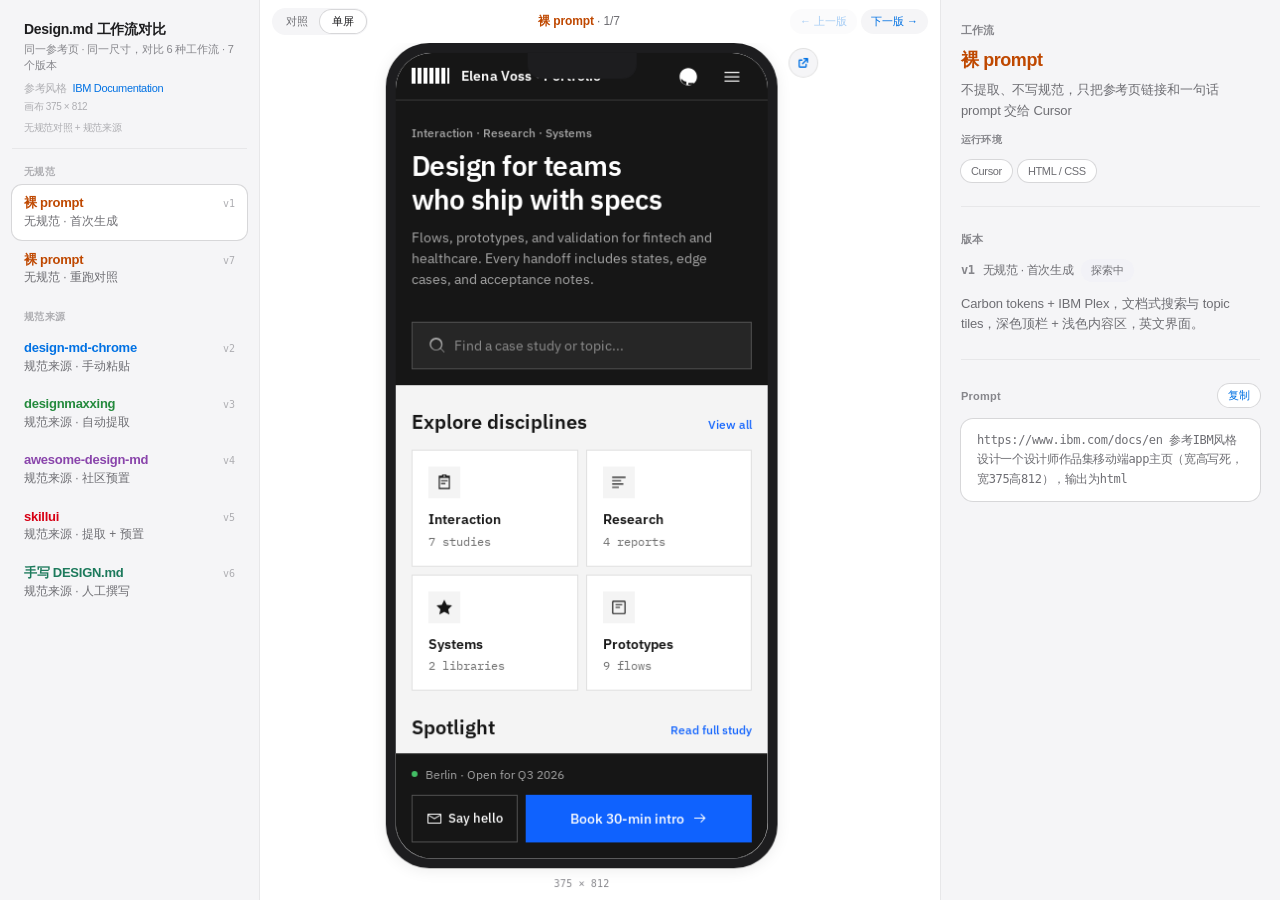
<file: index.html>
<!DOCTYPE html>
<html lang="zh-CN">
  <head>
    <meta charset="UTF-8" />
    <meta name="viewport" content="width=device-width, initial-scale=1.0" />
    <title>Design.md 工作流对比</title>
    <link rel="stylesheet" href="css/overview.css?v=8" />
  </head>
  <body>
    <main class="archive">
      <nav class="version-nav" aria-label="对比版本">
        <div class="version-nav__brand">
          <h1 class="version-nav__title">Design.md 工作流对比</h1>
          <p class="version-nav__desc">同一参考页 · 同一尺寸，对比 6 种工作流 · 7 个版本</p>
          <div class="version-nav__ref-row" id="shared-ref" hidden>
            <span class="version-nav__ref-label">参考风格</span>
            <a class="version-nav__ref-link" id="shared-ref-link" href="#" target="_blank" rel="noopener noreferrer"></a>
          </div>
          <p class="version-nav__canvas">画布 375 × 812</p>
          <p class="version-nav__meta" id="version-count"></p>
        </div>

        <ul class="version-list" id="version-list"></ul>
      </nav>

      <section class="preview-stage" aria-label="网页预览">
        <div class="compare-bar" id="compare-bar">
          <div
            class="preview-mode"
            id="preview-mode"
            role="tablist"
            aria-label="预览模式"
            hidden
          >
            <button
              class="preview-mode__btn"
              type="button"
              role="tab"
              id="preview-mode-compare"
              data-mode="compare"
              aria-selected="false"
            >
              对照
            </button>
            <button
              class="preview-mode__btn"
              type="button"
              role="tab"
              id="preview-mode-solo"
              data-mode="solo"
              aria-selected="true"
            >
              单屏
            </button>
          </div>
          <p class="compare-bar__context" id="compare-context" aria-live="polite"></p>
          <div class="compare-bar__nav">
            <button class="compare-bar__btn" type="button" id="compare-prev" aria-label="上一版">
              ← 上一版
            </button>
            <button class="compare-bar__btn" type="button" id="compare-next" aria-label="下一版">
              下一版 →
            </button>
          </div>
        </div>
        <div class="phone-fit" id="phone-fit">
          <div class="phone-compare-outer" id="phone-compare-outer">
            <div class="phone-compare" id="phone-compare">
              <div class="phone-column" id="reference-column" hidden>
                <div class="phone-scaler">
                  <div class="phone-frame" role="img" aria-label="参考页移动端预览">
                    <span
                      class="phone-snapshot-badge"
                      title="因网站限制无法实时嵌入，此为 375×812 移动端截图"
                    >快照</span>
                    <div class="phone-frame__notch" aria-hidden="true"></div>
                    <iframe
                      class="phone-frame__screen"
                      id="reference-frame"
                      title="参考页移动端预览"
                      sandbox="allow-same-origin allow-scripts"
                    ></iframe>
                  </div>
                  <a
                    class="phone-meta phone-meta--open"
                    id="open-reference"
                    href="https://www.ibm.com/docs/en"
                    target="_blank"
                    rel="noopener noreferrer"
                    aria-label="在新标签打开参考页"
                  >
                    <svg viewBox="0 0 20 20" width="14" height="14" aria-hidden="true">
                      <path
                        fill="currentColor"
                        d="M11 3a1 1 0 1 0 0 2h2.586L8.293 10.293a1 1 0 1 0 1.414 1.414L15 6.414V9a1 1 0 1 0 2 0V4a1 1 0 0 0-1-1h-5z"
                      />
                      <path
                        fill="currentColor"
                        d="M5 5a2 2 0 0 0-2 2v8a2 2 0 0 0 2 2h8a2 2 0 0 0 2-2v-3a1 1 0 1 0-2 0v3H5V7h3a1 1 0 0 0 0-2H5z"
                      />
                    </svg>
                  </a>
                  <span class="phone-meta phone-meta--size" aria-hidden="true">375 × 812</span>
                </div>
              </div>
              <div class="phone-column" id="preview-column">
                <div class="phone-scaler">
                  <div class="phone-frame" role="img" aria-label="生成结果预览">
                    <div class="phone-frame__notch" aria-hidden="true"></div>
                    <iframe
                      class="phone-frame__screen"
                      id="preview-frame"
                      title="生成网页预览"
                      sandbox="allow-same-origin allow-scripts"
                    ></iframe>
                  </div>
                  <a
                    class="phone-meta phone-meta--open"
                    id="open-preview"
                    href="#"
                    target="_blank"
                    rel="noopener noreferrer"
                    aria-label="单独打开生成页"
                  >
                    <svg viewBox="0 0 20 20" width="14" height="14" aria-hidden="true">
                      <path
                        fill="currentColor"
                        d="M11 3a1 1 0 1 0 0 2h2.586L8.293 10.293a1 1 0 1 0 1.414 1.414L15 6.414V9a1 1 0 1 0 2 0V4a1 1 0 0 0-1-1h-5z"
                      />
                      <path
                        fill="currentColor"
                        d="M5 5a2 2 0 0 0-2 2v8a2 2 0 0 0 2 2h8a2 2 0 0 0 2-2v-3a1 1 0 1 0-2 0v3H5V7h3a1 1 0 0 0 0-2H5z"
                      />
                    </svg>
                  </a>
                  <span class="phone-meta phone-meta--size" aria-hidden="true">375 × 812</span>
                </div>
              </div>
            </div>
          </div>
        </div>
      </section>

      <aside class="detail-panel" aria-label="对比详情">
        <section class="detail-section detail-section--hero">
          <h3 class="detail-section__heading">工作流</h3>
          <p class="detail-tool-name" id="detail-tool"></p>
          <p class="detail-section__body" id="detail-tool-detail"></p>
          <p class="detail-section__subheading" id="detail-tools-sub">运行环境</p>
          <ul class="tool-chain" id="detail-tools"></ul>
        </section>

        <section class="detail-section" id="detail-ref-section">
          <h3 class="detail-section__heading">参考网页</h3>
          <a class="ref-page-card" id="detail-ref-page" href="#" target="_blank" rel="noopener noreferrer">
            <span class="ref-page-card__label" id="detail-ref-label"></span>
            <span class="ref-page-card__url" id="detail-ref-url"></span>
          </a>
          <ul class="ref-list ref-list--secondary" id="detail-refs"></ul>
        </section>

        <section class="detail-section">
          <h3 class="detail-section__heading">版本</h3>
          <div class="version-meta">
            <span class="version-meta__id" id="detail-version-id"></span>
            <span class="version-meta__note" id="detail-version-note"></span>
            <span class="status-badge" id="detail-status" data-status="exploration"></span>
          </div>
          <p class="detail-section__body" id="detail-summary"></p>
        </section>

        <section class="detail-section">
          <div class="prompt-header">
            <h3 class="detail-section__heading">Prompt</h3>
            <button class="prompt-copy" type="button" id="copy-prompt">复制</button>
          </div>
          <pre class="prompt-block" id="detail-prompt"></pre>
        </section>
      </aside>
    </main>

    <script src="js/versions.js?v=8"></script>
    <script src="js/overview.js?v=8"></script>
  </body>
</html>
</file>
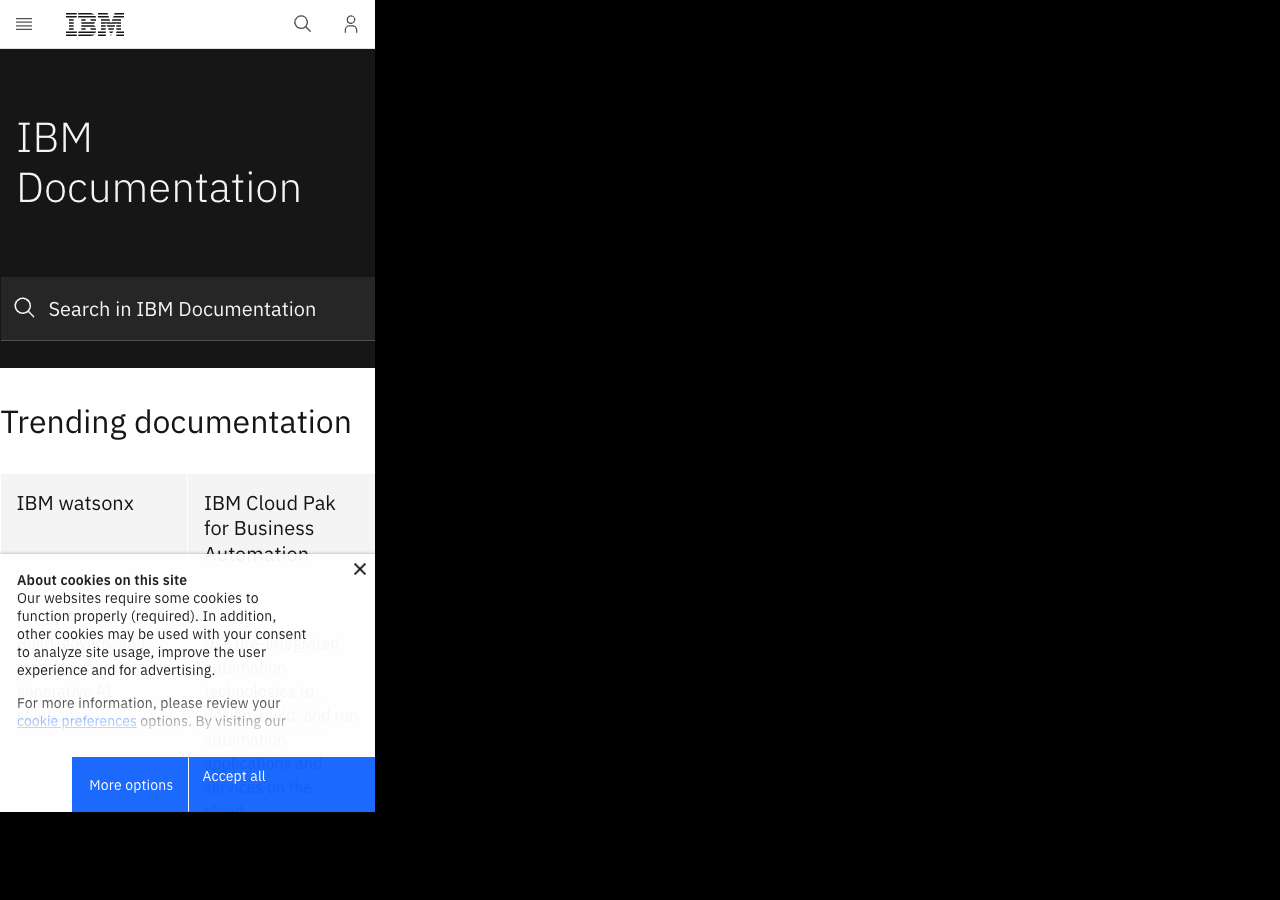
<file: reference/ibm-docs-en/index.html>
<!DOCTYPE html>
<html lang="en">
  <head>
    <meta charset="UTF-8" />
    <meta name="viewport" content="width=375, initial-scale=1.0" />
    <title>IBM Documentation — Mobile Reference</title>
    <style>
      * {
        box-sizing: border-box;
        margin: 0;
        padding: 0;
      }

      html {
        width: 375px;
        height: 812px;
        overflow: hidden;
      }

      body {
        width: 375px;
        height: 812px;
        overflow: hidden;
        background: #000;
      }

      img {
        display: block;
        width: 375px;
        height: 812px;
        object-fit: cover;
        object-position: top center;
      }
    </style>
  </head>
  <body>
    <img
      src="mobile.png"
      alt="IBM Documentation mobile homepage reference (375×812 snapshot)"
      width="375"
      height="812"
    />
  </body>
</html>
</file>
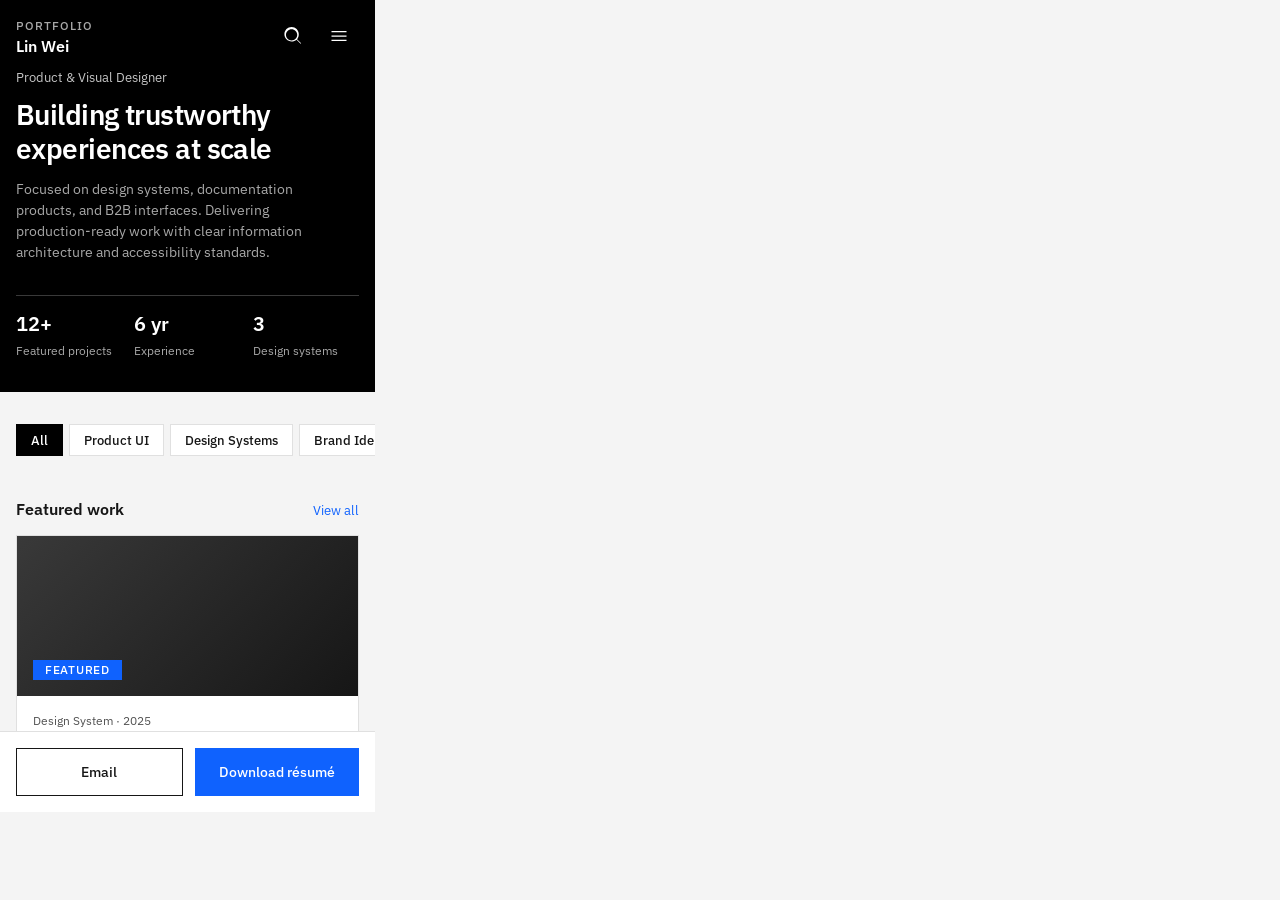
<file: versions/v2/index.html>
<!DOCTYPE html>
<html lang="en">
  <head>
    <meta charset="UTF-8" />
    <meta name="viewport" content="width=375, initial-scale=1.0" />
    <title>V2 — IBM Documentation Style Portfolio</title>
    <link rel="preconnect" href="https://fonts.googleapis.com" />
    <link rel="preconnect" href="https://fonts.gstatic.com" crossorigin />
    <link
      href="https://fonts.googleapis.com/css2?family=IBM+Plex+Sans:wght@400;500;600&display=swap"
      rel="stylesheet"
    />
    <style>
      /* ── Design tokens ── */
      :root {
        --font-family-primary: "IBM Plex Sans", system-ui, -apple-system, system-ui,
          ".SFNSText-Regular", sans-serif;
        --font-size-xs: 12px;
        --font-size-sm: 13.33px;
        --font-size-md: 13.71px;
        --font-size-lg: 14px;
        --font-size-xl: 16px;
        --font-size-2xl: 20px;
        --font-size-3xl: 28px;
        --font-size-4xl: 32px;
        --font-weight-base: 400;
        --font-weight-medium: 500;
        --font-weight-semibold: 600;
        --line-height-base: 18.0001px;
        --line-height-relaxed: 1.5;

        --color-text-primary: #161616;
        --color-text-secondary: #525252;
        --color-text-tertiary: #ffffff;
        --color-text-inverse: #0f62fe;
        --color-surface-base: #000000;
        --color-surface-muted: #f4f4f4;
        --color-surface-strong: #393939;
        --color-border-subtle: #e0e0e0;
        --color-focus: #0f62fe;

        --space-1: 0.5px;
        --space-2: 1px;
        --space-3: 6px;
        --space-4: 12px;
        --space-5: 14px;
        --space-6: 15px;
        --space-7: 16px;
        --space-8: 32px;

        --motion-instant: 70ms;
        --motion-fast: 110ms;
        --motion-normal: 150ms;
      }

      * {
        box-sizing: border-box;
        margin: 0;
        padding: 0;
      }

      html {
        width: 375px;
        height: 812px;
        overflow: hidden;
      }

      body {
        width: 375px;
        height: 812px;
        font-family: var(--font-family-primary);
        font-size: var(--font-size-lg);
        font-weight: var(--font-weight-base);
        line-height: var(--line-height-base);
        color: var(--color-text-primary);
        background: var(--color-surface-muted);
        display: flex;
        flex-direction: column;
        overflow: hidden;
      }

      /* ── Focus-visible (WCAG) ── */
      :focus {
        outline: none;
      }

      :focus-visible {
        outline: 2px solid var(--color-focus);
        outline-offset: 2px;
      }

      /* ── App shell ── */
      .app {
        display: flex;
        flex-direction: column;
        height: 100%;
        overflow: hidden;
      }

      /* ── Top bar ── */
      .top-bar {
        display: flex;
        align-items: center;
        justify-content: space-between;
        padding: var(--space-7) var(--space-7) var(--space-4);
        background: var(--color-surface-base);
        color: var(--color-text-tertiary);
        flex-shrink: 0;
      }

      .top-bar__brand {
        display: flex;
        flex-direction: column;
        gap: var(--space-2);
      }

      .top-bar__label {
        font-size: var(--font-size-xs);
        font-weight: var(--font-weight-medium);
        letter-spacing: 0.08em;
        text-transform: uppercase;
        color: #a8a8a8;
      }

      .top-bar__name {
        font-size: var(--font-size-xl);
        font-weight: var(--font-weight-semibold);
        line-height: 1.25;
      }

      .top-bar__actions {
        display: flex;
        gap: var(--space-3);
      }

      .icon-btn {
        display: flex;
        align-items: center;
        justify-content: center;
        width: 40px;
        height: 40px;
        border: none;
        border-radius: 0;
        background: transparent;
        color: var(--color-text-tertiary);
        cursor: pointer;
        transition: background var(--motion-fast) ease;
      }

      .icon-btn:hover {
        background: var(--color-surface-strong);
      }

      .icon-btn:active {
        background: #525252;
      }

      .icon-btn svg {
        width: 20px;
        height: 20px;
        fill: currentColor;
      }

      /* ── Scrollable main ── */
      .main {
        flex: 1;
        overflow-y: auto;
        overflow-x: hidden;
        -webkit-overflow-scrolling: touch;
        scrollbar-width: none;
        -ms-overflow-style: none;
      }

      .main::-webkit-scrollbar {
        display: none;
      }

      /* ── Hero ── */
      .hero {
        background: var(--color-surface-base);
        color: var(--color-text-tertiary);
        padding: 0 var(--space-7) var(--space-8);
      }

      .hero__role {
        font-size: var(--font-size-sm);
        color: #c6c6c6;
        margin-bottom: var(--space-4);
      }

      .hero__headline {
        font-size: var(--font-size-3xl);
        font-weight: var(--font-weight-semibold);
        line-height: 1.2;
        letter-spacing: -0.02em;
        margin-bottom: var(--space-5);
      }

      .hero__desc {
        font-size: var(--font-size-lg);
        line-height: var(--line-height-relaxed);
        color: #a8a8a8;
        max-width: 320px;
      }

      .stats {
        display: grid;
        grid-template-columns: repeat(3, 1fr);
        gap: var(--space-4);
        margin-top: var(--space-8);
        padding-top: var(--space-7);
        border-top: var(--space-2) solid var(--color-surface-strong);
      }

      .stat__value {
        font-size: var(--font-size-2xl);
        font-weight: var(--font-weight-semibold);
        line-height: 1.2;
      }

      .stat__label {
        font-size: var(--font-size-xs);
        color: #a8a8a8;
        margin-top: var(--space-3);
      }

      /* ── Section ── */
      .section {
        padding: var(--space-8) var(--space-7) 0;
      }

      .section__header {
        display: flex;
        align-items: baseline;
        justify-content: space-between;
        margin-bottom: var(--space-7);
      }

      .section__title {
        font-size: var(--font-size-xl);
        font-weight: var(--font-weight-semibold);
        color: var(--color-text-primary);
      }

      .section__link {
        font-size: var(--font-size-sm);
        color: var(--color-text-inverse);
        text-decoration: none;
        transition: opacity var(--motion-fast) ease;
      }

      .section__link:hover {
        text-decoration: underline;
      }

      .section__link:active {
        opacity: 0.8;
      }

      /* ── Filter chips ── */
      .chip-row {
        display: flex;
        gap: var(--space-3);
        overflow-x: auto;
        padding-bottom: var(--space-4);
        margin: 0 calc(-1 * var(--space-7));
        padding-left: var(--space-7);
        padding-right: var(--space-7);
        scrollbar-width: none;
      }

      .chip-row::-webkit-scrollbar {
        display: none;
      }

      .chip {
        flex-shrink: 0;
        padding: var(--space-3) var(--space-5);
        font-family: inherit;
        font-size: var(--font-size-sm);
        font-weight: var(--font-weight-medium);
        line-height: var(--line-height-base);
        border: var(--space-2) solid var(--color-border-subtle);
        border-radius: 0;
        background: #ffffff;
        color: var(--color-text-primary);
        cursor: pointer;
        transition:
          background var(--motion-fast) ease,
          border-color var(--motion-fast) ease,
          color var(--motion-fast) ease;
        white-space: nowrap;
      }

      .chip:hover {
        background: var(--color-surface-muted);
        border-color: #c6c6c6;
      }

      .chip--active {
        background: var(--color-surface-base);
        border-color: var(--color-surface-base);
        color: var(--color-text-tertiary);
      }

      .chip--active:hover {
        background: var(--color-surface-strong);
        border-color: var(--color-surface-strong);
      }

      .chip:active {
        transform: scale(0.98);
      }

      /* ── Featured card ── */
      .featured-card {
        display: block;
        background: #ffffff;
        border: var(--space-2) solid var(--color-border-subtle);
        text-decoration: none;
        color: inherit;
        transition:
          border-color var(--motion-normal) ease,
          box-shadow var(--motion-normal) ease;
      }

      .featured-card:hover {
        border-color: #c6c6c6;
      }

      .featured-card:active {
        border-color: var(--color-text-inverse);
      }

      .featured-card__visual {
        height: 160px;
        background: linear-gradient(135deg, #393939 0%, #161616 100%);
        display: flex;
        align-items: flex-end;
        padding: var(--space-7);
      }

      .featured-card__badge {
        display: inline-block;
        padding: var(--space-2) var(--space-4);
        font-size: var(--font-size-xs);
        font-weight: var(--font-weight-medium);
        letter-spacing: 0.06em;
        text-transform: uppercase;
        background: var(--color-text-inverse);
        color: var(--color-text-tertiary);
      }

      .featured-card__body {
        padding: var(--space-7);
      }

      .featured-card__meta {
        font-size: var(--font-size-xs);
        color: var(--color-text-secondary);
        margin-bottom: var(--space-3);
      }

      .featured-card__title {
        font-size: var(--font-size-2xl);
        font-weight: var(--font-weight-semibold);
        line-height: 1.25;
        margin-bottom: var(--space-4);
      }

      .featured-card__desc {
        font-size: var(--font-size-md);
        color: var(--color-text-secondary);
        line-height: var(--line-height-relaxed);
      }

      /* ── Project list ── */
      .project-list {
        list-style: none;
        background: #ffffff;
        border: var(--space-2) solid var(--color-border-subtle);
      }

      .project-item {
        border-bottom: var(--space-2) solid var(--color-border-subtle);
      }

      .project-item:last-child {
        border-bottom: none;
      }

      .project-item__link {
        display: flex;
        align-items: center;
        gap: var(--space-7);
        padding: var(--space-6) var(--space-7);
        text-decoration: none;
        color: inherit;
        transition: background var(--motion-fast) ease;
      }

      .project-item__link:hover {
        background: var(--color-surface-muted);
      }

      .project-item__link:active {
        background: #e8e8e8;
      }

      .project-item__index {
        flex-shrink: 0;
        width: 28px;
        font-size: var(--font-size-xs);
        font-weight: var(--font-weight-medium);
        color: var(--color-text-secondary);
        text-align: center;
      }

      .project-item__content {
        flex: 1;
        min-width: 0;
      }

      .project-item__title {
        font-size: var(--font-size-lg);
        font-weight: var(--font-weight-medium);
        white-space: nowrap;
        overflow: hidden;
        text-overflow: ellipsis;
      }

      .project-item__meta {
        font-size: var(--font-size-xs);
        color: var(--color-text-secondary);
        margin-top: var(--space-2);
      }

      .project-item__arrow {
        flex-shrink: 0;
        color: var(--color-text-inverse);
      }

      .project-item__arrow svg {
        width: 16px;
        height: 16px;
        fill: currentColor;
      }

      /* ── CTA footer ── */
      .cta-bar {
        flex-shrink: 0;
        padding: var(--space-7);
        background: #ffffff;
        border-top: var(--space-2) solid var(--color-border-subtle);
        display: flex;
        gap: var(--space-4);
      }

      .btn {
        flex: 1;
        display: inline-flex;
        align-items: center;
        justify-content: center;
        gap: var(--space-3);
        padding: var(--space-5) var(--space-7);
        font-family: inherit;
        font-size: var(--font-size-lg);
        font-weight: var(--font-weight-medium);
        line-height: var(--line-height-base);
        border: none;
        border-radius: 0;
        cursor: pointer;
        text-decoration: none;
        transition:
          background var(--motion-fast) ease,
          color var(--motion-fast) ease,
          opacity var(--motion-fast) ease;
      }

      .btn--primary {
        background: var(--color-text-inverse);
        color: var(--color-text-tertiary);
      }

      .btn--primary:hover {
        background: #0353e9;
      }

      .btn--primary:active {
        background: #002d9c;
      }

      .btn--secondary {
        background: transparent;
        color: var(--color-text-primary);
        border: var(--space-2) solid var(--color-text-primary);
      }

      .btn--secondary:hover {
        background: var(--color-surface-muted);
      }

      .btn--secondary:active {
        background: #e0e0e0;
      }

      .btn:disabled,
      .btn--disabled {
        opacity: 0.4;
        cursor: not-allowed;
        pointer-events: none;
      }

      .main__spacer {
        height: var(--space-8);
      }
    </style>
  </head>
  <body>
    <div class="app">
      <header class="top-bar">
        <div class="top-bar__brand">
          <span class="top-bar__label">Portfolio</span>
          <span class="top-bar__name">Lin Wei</span>
        </div>
        <div class="top-bar__actions">
          <button class="icon-btn" type="button" aria-label="Search projects">
            <svg viewBox="0 0 32 32" aria-hidden="true">
              <path
                d="M29 27.5858L22.4508 21.0366C24.2643 18.9177 25.25 16.1443 25.25 13.125C25.25 6.76587 20.1091 1.625 13.75 1.625C7.39087 1.625 2.25 6.76587 2.25 13.125C2.25 19.4841 7.39087 24.625 13.75 24.625C16.7693 24.625 19.5427 23.6393 21.6616 21.8258L28.2108 28.375L29 27.5858ZM13.75 23.125C8.77944 23.125 4.75 19.0956 4.75 14.125C4.75 9.15444 8.77944 5.125 13.75 5.125C18.7206 5.125 22.75 9.15444 22.75 14.125C22.75 19.0956 18.7206 23.125 13.75 23.125Z"
              />
            </svg>
          </button>
          <button class="icon-btn" type="button" aria-label="Open menu">
            <svg viewBox="0 0 32 32" aria-hidden="true">
              <path d="M4 8H28V10H4V8ZM4 15H28V17H4V15ZM4 22H28V24H4V22Z" />
            </svg>
          </button>
        </div>
      </header>

      <main class="main" id="main-content">
        <section class="hero" aria-labelledby="hero-heading">
          <p class="hero__role">Product &amp; Visual Designer</p>
          <h1 class="hero__headline" id="hero-heading">
            Building trustworthy<br />experiences at scale
          </h1>
          <p class="hero__desc">
            Focused on design systems, documentation products, and B2B interfaces. Delivering production-ready work with clear information architecture and accessibility standards.
          </p>
          <dl class="stats">
            <div>
              <dt class="stat__value">12+</dt>
              <dd class="stat__label">Featured projects</dd>
            </div>
            <div>
              <dt class="stat__value">6 yr</dt>
              <dd class="stat__label">Experience</dd>
            </div>
            <div>
              <dt class="stat__value">3</dt>
              <dd class="stat__label">Design systems</dd>
            </div>
          </dl>
        </section>

        <section class="section" aria-labelledby="filter-heading">
          <h2 class="visually-hidden" id="filter-heading">Project category filters</h2>
          <div class="chip-row" role="toolbar" aria-label="Project categories">
            <button class="chip chip--active" type="button" aria-pressed="true">
              All
            </button>
            <button class="chip" type="button" aria-pressed="false">Product UI</button>
            <button class="chip" type="button" aria-pressed="false">Design Systems</button>
            <button class="chip" type="button" aria-pressed="false">Brand Identity</button>
            <button class="chip" type="button" aria-pressed="false">Documentation UX</button>
          </div>
        </section>

        <section class="section" aria-labelledby="featured-heading">
          <div class="section__header">
            <h2 class="section__title" id="featured-heading">Featured work</h2>
            <a class="section__link" href="#">View all</a>
          </div>
          <a class="featured-card" href="#">
            <div class="featured-card__visual">
              <span class="featured-card__badge">Featured</span>
            </div>
            <div class="featured-card__body">
              <p class="featured-card__meta">Design System · 2025</p>
              <h3 class="featured-card__title">Enterprise Docs Design System</h3>
              <p class="featured-card__desc">
                Token-driven component library for a technical documentation platform, covering 40+ component states and WCAG 2.2 AA acceptance criteria.
              </p>
            </div>
          </a>
        </section>

        <section class="section" aria-labelledby="projects-heading">
          <div class="section__header">
            <h2 class="section__title" id="projects-heading">Recent projects</h2>
            <a class="section__link" href="#">Archive</a>
          </div>
          <ul class="project-list">
            <li class="project-item">
              <a class="project-item__link" href="#">
                <span class="project-item__index">01</span>
                <span class="project-item__content">
                  <span class="project-item__title">Cloud Console Redesign</span>
                  <span class="project-item__meta">Product UI · 2025</span>
                </span>
                <span class="project-item__arrow" aria-hidden="true">
                  <svg viewBox="0 0 32 32">
                    <path
                      d="M18 6L16.57 7.393L23.15 14H4V16H23.15L16.57 22.573L18 24L27 15L18 6Z"
                    />
                  </svg>
                </span>
              </a>
            </li>
            <li class="project-item">
              <a class="project-item__link" href="#">
                <span class="project-item__index">02</span>
                <span class="project-item__content">
                  <span class="project-item__title">Developer Portal IA</span>
                  <span class="project-item__meta">Information Architecture · 2024</span>
                </span>
                <span class="project-item__arrow" aria-hidden="true">
                  <svg viewBox="0 0 32 32">
                    <path
                      d="M18 6L16.57 7.393L23.15 14H4V16H23.15L16.57 22.573L18 24L27 15L18 6Z"
                    />
                  </svg>
                </span>
              </a>
            </li>
            <li class="project-item">
              <a class="project-item__link" href="#">
                <span class="project-item__index">03</span>
                <span class="project-item__content">
                  <span class="project-item__title">Fintech Mobile Onboarding</span>
                  <span class="project-item__meta">Mobile · 2024</span>
                </span>
                <span class="project-item__arrow" aria-hidden="true">
                  <svg viewBox="0 0 32 32">
                    <path
                      d="M18 6L16.57 7.393L23.15 14H4V16H23.15L16.57 22.573L18 24L27 15L18 6Z"
                    />
                  </svg>
                </span>
              </a>
            </li>
            <li class="project-item">
              <a class="project-item__link" href="#">
                <span class="project-item__index">04</span>
                <span class="project-item__content">
                  <span class="project-item__title">Brand Guidelines Toolkit</span>
                  <span class="project-item__meta">Brand Identity · 2023</span>
                </span>
                <span class="project-item__arrow" aria-hidden="true">
                  <svg viewBox="0 0 32 32">
                    <path
                      d="M18 6L16.57 7.393L23.15 14H4V16H23.15L16.57 22.573L18 24L27 15L18 6Z"
                    />
                  </svg>
                </span>
              </a>
            </li>
          </ul>
        </section>

        <div class="main__spacer" aria-hidden="true"></div>
      </main>

      <footer class="cta-bar">
        <a class="btn btn--secondary" href="mailto:hello@linwei.design">Email</a>
        <a class="btn btn--primary" href="#">Download résumé</a>
      </footer>
    </div>

    <style>
      .visually-hidden {
        position: absolute;
        width: 1px;
        height: 1px;
        padding: 0;
        margin: -1px;
        overflow: hidden;
        clip: rect(0, 0, 0, 0);
        white-space: nowrap;
        border: 0;
      }
    </style>

    <script>
      /* Chip toggle — keyboard & pointer */
      document.querySelectorAll(".chip").forEach((chip) => {
        chip.addEventListener("click", () => {
          document.querySelectorAll(".chip").forEach((c) => {
            c.classList.remove("chip--active");
            c.setAttribute("aria-pressed", "false");
          });
          chip.classList.add("chip--active");
          chip.setAttribute("aria-pressed", "true");
        });
      });
    </script>
  </body>
</html>
</file>
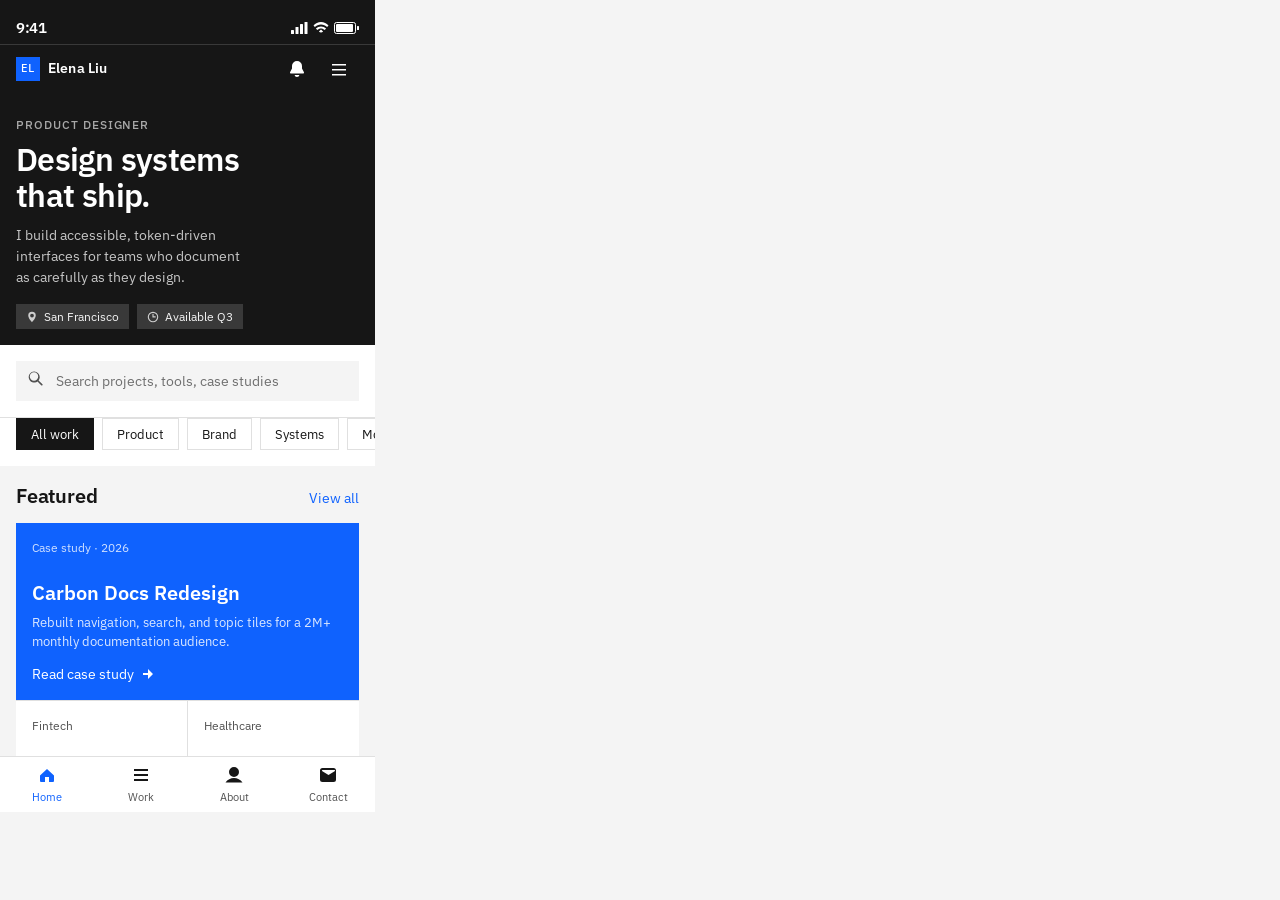
<file: versions/v3/index.html>
<!DOCTYPE html>
<html lang="en">
  <head>
    <meta charset="UTF-8" />
    <meta name="viewport" content="width=375, initial-scale=1.0" />
    <title>V3 — Carbon Portfolio Home</title>
    <link rel="preconnect" href="https://fonts.googleapis.com" />
    <link rel="preconnect" href="https://fonts.gstatic.com" crossorigin />
    <link
      href="https://fonts.googleapis.com/css2?family=IBM+Plex+Sans:wght@400;500;600&family=IBM+Plex+Mono:wght@400;500&display=swap"
      rel="stylesheet"
    />
    <style>
      :root {
        --cds-text-primary: #161616;
        --cds-text-secondary: #525252;
        --cds-text-helper: #6f6f6f;
        --cds-text-inverse: #ffffff;
        --cds-text-on-color: #ffffff;
        --cds-link-primary: #0f62fe;
        --cds-link-primary-hover: #0043ce;
        --cds-background: #ffffff;
        --cds-layer-01: #f4f4f4;
        --cds-layer-02: #ffffff;
        --cds-layer-inverse: #161616;
        --cds-background-brand: #0f62fe;
        --cds-background-inverse: #393939;
        --cds-border-subtle: #e0e0e0;
        --cds-focus: #0f62fe;
        --cds-support-info: #0043ce;
        --cds-icon-primary: #161616;
        --cds-icon-on-color: #ffffff;

        --font-sans: "IBM Plex Sans", system-ui, -apple-system, sans-serif;
        --font-mono: "IBM Plex Mono", ui-monospace, monospace;

        --space-03: 8px;
        --space-04: 12px;
        --space-05: 16px;
        --space-06: 24px;
        --space-07: 32px;

        --motion-fast: 110ms cubic-bezier(0.2, 0, 0.38, 0.9);
      }

      *,
      *::before,
      *::after {
        box-sizing: border-box;
        margin: 0;
        padding: 0;
      }

      html {
        width: 375px;
        height: 812px;
        overflow: hidden;
      }

      body {
        width: 375px;
        height: 812px;
        overflow: hidden;
        font-family: var(--font-sans);
        font-size: 14px;
        line-height: 1.43;
        color: var(--cds-text-primary);
        background: var(--cds-layer-01);
        -webkit-font-smoothing: antialiased;
      }

      :focus {
        outline: none;
      }

      :focus-visible {
        outline: 2px solid var(--cds-focus);
        outline-offset: 2px;
      }

      .app {
        display: flex;
        flex-direction: column;
        width: 375px;
        height: 812px;
        background: var(--cds-layer-01);
      }

      /* ── Top shell ── */
      .shell-header {
        flex-shrink: 0;
        background: var(--cds-layer-inverse);
        color: var(--cds-text-on-color);
      }

      .status-bar {
        display: flex;
        align-items: center;
        justify-content: space-between;
        height: 44px;
        padding: 12px var(--space-05) 0;
        font-size: 15px;
        font-weight: 600;
        letter-spacing: -0.02em;
      }

      .status-bar__time {
        font-variant-numeric: tabular-nums;
      }

      .status-bar__icons {
        display: flex;
        align-items: center;
        gap: 5px;
      }

      .status-bar__icons svg {
        display: block;
      }

      .masthead {
        display: flex;
        align-items: center;
        justify-content: space-between;
        height: 48px;
        padding: 0 var(--space-05);
        border-top: 1px solid #393939;
      }

      .masthead__brand {
        display: flex;
        align-items: center;
        gap: var(--space-03);
        font-size: 14px;
        font-weight: 600;
        letter-spacing: 0.01em;
      }

      .masthead__mark {
        display: grid;
        place-items: center;
        width: 24px;
        height: 24px;
        background: var(--cds-background-brand);
        font-family: var(--font-mono);
        font-size: 11px;
        font-weight: 500;
      }

      .masthead__actions {
        display: flex;
        gap: 2px;
      }

      .icon-btn {
        display: grid;
        place-items: center;
        width: 40px;
        height: 40px;
        border: none;
        background: transparent;
        color: inherit;
        cursor: pointer;
        transition: background var(--motion-fast);
      }

      .icon-btn:hover {
        background: #393939;
      }

      .icon-btn:active {
        background: #525252;
      }

      /* ── Scrollable main ── */
      .main {
        flex: 1;
        overflow-y: auto;
        overflow-x: hidden;
        scrollbar-width: none;
      }

      .main::-webkit-scrollbar {
        display: none;
      }

      /* Leadspace */
      .leadspace {
        padding: var(--space-06) var(--space-05) var(--space-05);
        background: var(--cds-layer-inverse);
        color: var(--cds-text-on-color);
      }

      .leadspace__eyebrow {
        font-size: 12px;
        font-weight: 500;
        letter-spacing: 0.08em;
        text-transform: uppercase;
        color: #a8a8a8;
        margin-bottom: var(--space-03);
      }

      .leadspace__title {
        font-size: 32px;
        font-weight: 600;
        line-height: 1.125;
        letter-spacing: -0.02em;
        margin-bottom: var(--space-04);
      }

      .leadspace__desc {
        font-size: 14px;
        line-height: 1.5;
        color: #c6c6c6;
        max-width: 28ch;
        margin-bottom: var(--space-05);
      }

      .leadspace__meta {
        display: flex;
        flex-wrap: wrap;
        gap: var(--space-03);
      }

      .meta-tag {
        display: inline-flex;
        align-items: center;
        gap: 6px;
        padding: 4px 10px;
        background: #393939;
        font-size: 12px;
        color: #f4f4f4;
      }

      .meta-tag svg {
        flex-shrink: 0;
        opacity: 0.8;
      }

      /* Search */
      .search-block {
        padding: var(--space-05);
        background: var(--cds-layer-02);
        border-bottom: 1px solid var(--cds-border-subtle);
      }

      .search {
        position: relative;
      }

      .search__icon {
        position: absolute;
        left: 12px;
        top: 50%;
        transform: translateY(-50%);
        color: var(--cds-text-secondary);
        pointer-events: none;
      }

      .search__input {
        width: 100%;
        height: 40px;
        padding: 0 12px 0 40px;
        border: none;
        background: var(--cds-layer-01);
        font-family: inherit;
        font-size: 14px;
        color: var(--cds-text-primary);
        transition: box-shadow var(--motion-fast);
      }

      .search__input::placeholder {
        color: var(--cds-text-helper);
      }

      .search__input:hover {
        background: #e8e8e8;
      }

      .search__input:focus-visible {
        outline: 2px solid var(--cds-focus);
        outline-offset: -2px;
        background: var(--cds-layer-02);
      }

      /* Filter chips */
      .filters {
        display: flex;
        gap: var(--space-03);
        padding: 0 var(--space-05) var(--space-05);
        background: var(--cds-layer-02);
        overflow-x: auto;
        scrollbar-width: none;
      }

      .filters::-webkit-scrollbar {
        display: none;
      }

      .chip {
        flex-shrink: 0;
        height: 32px;
        padding: 0 14px;
        border: 1px solid var(--cds-border-subtle);
        background: var(--cds-layer-02);
        font-family: inherit;
        font-size: 13px;
        color: var(--cds-text-primary);
        cursor: pointer;
        transition: background var(--motion-fast), border-color var(--motion-fast);
      }

      .chip:hover {
        background: var(--cds-layer-01);
      }

      .chip--selected {
        background: var(--cds-layer-inverse);
        border-color: var(--cds-layer-inverse);
        color: var(--cds-text-on-color);
      }

      .chip--selected:hover {
        background: #262626;
      }

      /* Section */
      .section {
        padding: var(--space-05) 0 0;
      }

      .section__header {
        display: flex;
        align-items: baseline;
        justify-content: space-between;
        padding: 0 var(--space-05) var(--space-04);
      }

      .section__title {
        font-size: 20px;
        font-weight: 600;
        letter-spacing: -0.01em;
      }

      .section__link {
        font-size: 14px;
        color: var(--cds-link-primary);
        text-decoration: none;
        font-weight: 400;
      }

      .section__link:hover {
        color: var(--cds-link-primary-hover);
        text-decoration: underline;
      }

      /* Card grid — IBM docs pattern */
      .card-grid {
        display: grid;
        grid-template-columns: 1fr 1fr;
        gap: 1px;
        background: var(--cds-border-subtle);
        margin: 0 var(--space-05);
      }

      .card {
        display: flex;
        flex-direction: column;
        min-height: 168px;
        padding: var(--space-05);
        background: var(--cds-layer-02);
        text-decoration: none;
        color: inherit;
        transition: background var(--motion-fast);
      }

      .card:hover {
        background: #e8e8e8;
      }

      .card:active {
        background: #e0e0e0;
      }

      .card--brand {
        grid-column: 1 / -1;
        min-height: 148px;
        background: var(--cds-background-brand);
        color: var(--cds-text-on-color);
      }

      .card--brand:hover {
        background: var(--cds-link-primary-hover);
      }

      .card--brand:active {
        background: var(--cds-support-info);
      }

      .card__eyebrow {
        font-size: 12px;
        color: var(--cds-text-secondary);
        margin-bottom: auto;
      }

      .card--brand .card__eyebrow {
        color: rgba(255, 255, 255, 0.8);
        margin-bottom: var(--space-06);
      }

      .card__title {
        font-size: 16px;
        font-weight: 600;
        line-height: 1.3;
        margin-bottom: var(--space-03);
      }

      .card--brand .card__title {
        font-size: 20px;
      }

      .card__copy {
        font-size: 13px;
        line-height: 1.45;
        color: var(--cds-text-secondary);
        margin-bottom: var(--space-04);
      }

      .card--brand .card__copy {
        color: rgba(255, 255, 255, 0.85);
      }

      .card__footer {
        display: flex;
        align-items: center;
        gap: 6px;
        margin-top: auto;
        font-size: 14px;
        color: var(--cds-link-primary);
      }

      .card--brand .card__footer {
        color: var(--cds-text-on-color);
      }

      .card__footer svg {
        flex-shrink: 0;
      }

      /* Project list */
      .project-list {
        margin: var(--space-05) var(--space-05) 0;
        background: var(--cds-layer-02);
        border: 1px solid var(--cds-border-subtle);
      }

      .project-row {
        display: flex;
        align-items: center;
        gap: var(--space-04);
        padding: var(--space-04) var(--space-05);
        text-decoration: none;
        color: inherit;
        border-bottom: 1px solid var(--cds-border-subtle);
        transition: background var(--motion-fast);
      }

      .project-row:last-child {
        border-bottom: none;
      }

      .project-row:hover {
        background: var(--cds-layer-01);
      }

      .project-row:active {
        background: #e8e8e8;
      }

      .project-row__thumb {
        flex-shrink: 0;
        width: 48px;
        height: 48px;
        background: var(--cds-layer-01);
        display: grid;
        place-items: center;
        font-family: var(--font-mono);
        font-size: 11px;
        color: var(--cds-text-secondary);
        border: 1px solid var(--cds-border-subtle);
      }

      .project-row__body {
        flex: 1;
        min-width: 0;
      }

      .project-row__title {
        font-size: 14px;
        font-weight: 600;
        white-space: nowrap;
        overflow: hidden;
        text-overflow: ellipsis;
      }

      .project-row__meta {
        font-size: 12px;
        color: var(--cds-text-secondary);
        margin-top: 2px;
      }

      .project-row__arrow {
        flex-shrink: 0;
        color: var(--cds-link-primary);
      }

      /* CTA banner */
      .cta-banner {
        margin: var(--space-05);
        padding: var(--space-05);
        background: var(--cds-background-inverse);
        color: var(--cds-text-on-color);
      }

      .cta-banner__title {
        font-size: 16px;
        font-weight: 600;
        margin-bottom: 6px;
      }

      .cta-banner__copy {
        font-size: 13px;
        line-height: 1.5;
        color: #c6c6c6;
        margin-bottom: var(--space-04);
      }

      .btn-primary {
        display: inline-flex;
        align-items: center;
        justify-content: center;
        height: 40px;
        padding: 0 var(--space-05);
        border: none;
        background: var(--cds-background-brand);
        font-family: inherit;
        font-size: 14px;
        font-weight: 500;
        color: var(--cds-text-on-color);
        cursor: pointer;
        transition: background var(--motion-fast);
      }

      .btn-primary:hover {
        background: var(--cds-link-primary-hover);
      }

      .btn-primary:active {
        background: var(--cds-support-info);
      }

      .main__spacer {
        height: var(--space-05);
      }

      /* Bottom tab bar */
      .tab-bar {
        flex-shrink: 0;
        display: flex;
        height: 56px;
        padding-bottom: env(safe-area-inset-bottom, 0);
        background: var(--cds-layer-02);
        border-top: 1px solid var(--cds-border-subtle);
      }

      .tab {
        flex: 1;
        display: flex;
        flex-direction: column;
        align-items: center;
        justify-content: center;
        gap: 2px;
        border: none;
        background: transparent;
        font-family: inherit;
        font-size: 11px;
        color: var(--cds-text-secondary);
        cursor: pointer;
        transition: color var(--motion-fast);
      }

      .tab:hover {
        color: var(--cds-text-primary);
        background: var(--cds-layer-01);
      }

      .tab--active {
        color: var(--cds-link-primary);
      }

      .tab--active .tab__icon {
        color: var(--cds-link-primary);
      }

      .tab__icon {
        color: var(--cds-icon-primary);
      }
    </style>
  </head>
  <body>
    <div class="app" role="application" aria-label="Designer portfolio">
      <header class="shell-header">
        <div class="status-bar" aria-hidden="true">
          <span class="status-bar__time">9:41</span>
          <div class="status-bar__icons">
            <svg width="17" height="12" viewBox="0 0 17 12" fill="currentColor" aria-hidden="true">
              <rect x="0" y="8" width="3" height="4" rx="0.5" />
              <rect x="4.5" y="5" width="3" height="7" rx="0.5" />
              <rect x="9" y="2" width="3" height="10" rx="0.5" />
              <rect x="13.5" y="0" width="3" height="12" rx="0.5" />
            </svg>
            <svg width="16" height="12" viewBox="0 0 16 12" fill="currentColor" aria-hidden="true">
              <path
                d="M8 2.4C10.4 2.4 12.5 3.4 14.1 5L15.5 3.6C13.6 1.4 10.9 0 8 0 5.1 0 2.4 1.4 0.5 3.6L1.9 5C3.5 3.4 5.6 2.4 8 2.4ZM8 6.4C9.4 6.4 10.7 7 11.7 8L13.1 6.6C11.7 5.2 9.9 4.4 8 4.4 6.1 4.4 4.3 5.2 2.9 6.6L4.3 8C5.3 7 6.6 6.4 8 6.4ZM8 10.4C8.8 10.4 9.5 10.1 10.1 9.5L8 7.4 5.9 9.5C6.5 10.1 7.2 10.4 8 10.4Z"
              />
            </svg>
            <svg width="25" height="12" viewBox="0 0 25 12" fill="currentColor" aria-hidden="true">
              <rect x="0.5" y="0.5" width="21" height="11" rx="2" stroke="currentColor" fill="none" />
              <rect x="2" y="2" width="17" height="8" rx="1" />
              <rect x="23" y="4" width="2" height="4" rx="0.5" />
            </svg>
          </div>
        </div>
        <div class="masthead">
          <div class="masthead__brand">
            <span class="masthead__mark" aria-hidden="true">EL</span>
            <span>Elena Liu</span>
          </div>
          <div class="masthead__actions">
            <button class="icon-btn" type="button" aria-label="Notifications">
              <svg width="20" height="20" viewBox="0 0 20 20" fill="currentColor" aria-hidden="true">
                <path
                  d="M10 2a5 5 0 0 0-5 5v2.6L3.3 12.8A1 1 0 0 0 4.2 14.5h11.6a1 1 0 0 0 .9-1.7L15 9.6V7a5 5 0 0 0-5-5zm0 16a2.5 2.5 0 0 0 2.45-2h-4.9A2.5 2.5 0 0 0 10 18z"
                />
              </svg>
            </button>
            <button class="icon-btn" type="button" aria-label="Menu">
              <svg width="20" height="20" viewBox="0 0 20 20" fill="currentColor" aria-hidden="true">
                <path d="M3 5h14v1.5H3V5zm0 5h14v1.5H3V10zm0 5h14v1.5H3V15z" />
              </svg>
            </button>
          </div>
        </div>
      </header>

      <main class="main" id="main-content">
        <section class="leadspace" aria-labelledby="leadspace-title">
          <p class="leadspace__eyebrow">Product Designer</p>
          <h1 class="leadspace__title" id="leadspace-title">Design systems<br />that ship.</h1>
          <p class="leadspace__desc">
            I build accessible, token-driven interfaces for teams who document as
            carefully as they design.
          </p>
          <div class="leadspace__meta">
            <span class="meta-tag">
              <svg width="12" height="12" viewBox="0 0 16 16" fill="currentColor" aria-hidden="true">
                <path
                  d="M8 1a5 5 0 0 0-5 5c0 3.8 5 9 5 9s5-5.2 5-9a5 5 0 0 0-5-5zm0 2.5a2.5 2.5 0 1 1 0 5 2.5 2.5 0 0 1 0-5z"
                />
              </svg>
              San Francisco
            </span>
            <span class="meta-tag">
              <svg width="12" height="12" viewBox="0 0 16 16" fill="currentColor" aria-hidden="true">
                <path
                  d="M8 1a7 7 0 1 0 0 14A7 7 0 0 0 8 1zm0 1.5a5.5 5.5 0 1 1 0 11 5.5 5.5 0 0 1 0-11zM7.25 4v4.5h4.25V7H8.75V4h-1.5z"
                />
              </svg>
              Available Q3
            </span>
          </div>
        </section>

        <div class="search-block">
          <label class="search" for="portfolio-search">
            <span class="search__icon" aria-hidden="true">
              <svg width="16" height="16" viewBox="0 0 16 16" fill="currentColor">
                <path
                  d="M14.5 13.8l-3.9-3.9a5.5 5.5 0 1 0-1.1 1.1l3.9 3.9a.8.8 0 0 0 1.1-1.1zM6 10.2a4.2 4.2 0 1 1 0-8.4 4.2 4.2 0 0 1 0 8.4z"
                />
              </svg>
            </span>
            <input
              class="search__input"
              id="portfolio-search"
              type="search"
              placeholder="Search projects, tools, case studies"
              autocomplete="off"
            />
          </label>
        </div>

        <div class="filters" role="tablist" aria-label="Project categories">
          <button class="chip chip--selected" type="button" role="tab" aria-selected="true">All work</button>
          <button class="chip" type="button" role="tab" aria-selected="false">Product</button>
          <button class="chip" type="button" role="tab" aria-selected="false">Brand</button>
          <button class="chip" type="button" role="tab" aria-selected="false">Systems</button>
          <button class="chip" type="button" role="tab" aria-selected="false">Motion</button>
        </div>

        <section class="section" aria-labelledby="featured-heading">
          <div class="section__header">
            <h2 class="section__title" id="featured-heading">Featured</h2>
            <a class="section__link" href="#">View all</a>
          </div>

          <div class="card-grid">
            <a class="card card--brand" href="#">
              <span class="card__eyebrow">Case study · 2026</span>
              <h3 class="card__title">Carbon Docs Redesign</h3>
              <p class="card__copy">
                Rebuilt navigation, search, and topic tiles for a 2M+ monthly
                documentation audience.
              </p>
              <span class="card__footer">
                Read case study
                <svg width="16" height="16" viewBox="0 0 16 16" fill="currentColor" aria-hidden="true">
                  <path d="M8 3l5 5-5 5V9H3V7h5V3z" />
                </svg>
              </span>
            </a>

            <a class="card" href="#">
              <span class="card__eyebrow">Fintech</span>
              <h3 class="card__title">Nova Banking</h3>
              <p class="card__copy">Mobile onboarding flow</p>
              <span class="card__footer">
                Open
                <svg width="16" height="16" viewBox="0 0 16 16" fill="currentColor" aria-hidden="true">
                  <path d="M8 3l5 5-5 5V9H3V7h5V3z" />
                </svg>
              </span>
            </a>

            <a class="card" href="#">
              <span class="card__eyebrow">Healthcare</span>
              <h3 class="card__title">Pulse Health</h3>
              <p class="card__copy">Patient portal IA</p>
              <span class="card__footer">
                Open
                <svg width="16" height="16" viewBox="0 0 16 16" fill="currentColor" aria-hidden="true">
                  <path d="M8 3l5 5-5 5V9H3V7h5V3z" />
                </svg>
              </span>
            </a>
          </div>
        </section>

        <section class="section" aria-labelledby="recent-heading">
          <div class="section__header">
            <h2 class="section__title" id="recent-heading">Recent</h2>
          </div>

          <nav class="project-list" aria-label="Recent projects">
            <a class="project-row" href="#">
              <span class="project-row__thumb" aria-hidden="true">DS</span>
              <span class="project-row__body">
                <span class="project-row__title">Atlas Design System</span>
                <span class="project-row__meta">Tokens · Components · Figma</span>
              </span>
              <span class="project-row__arrow" aria-hidden="true">
                <svg width="16" height="16" viewBox="0 0 16 16" fill="currentColor">
                  <path d="M6 3l5 5-5 5V9H4V7h2V3z" />
                </svg>
              </span>
            </a>
            <a class="project-row" href="#">
              <span class="project-row__thumb" aria-hidden="true">UX</span>
              <span class="project-row__body">
                <span class="project-row__title">Meridian Checkout</span>
                <span class="project-row__meta">E-commerce · A/B testing</span>
              </span>
              <span class="project-row__arrow" aria-hidden="true">
                <svg width="16" height="16" viewBox="0 0 16 16" fill="currentColor">
                  <path d="M6 3l5 5-5 5V9H4V7h2V3z" />
                </svg>
              </span>
            </a>
            <a class="project-row" href="#">
              <span class="project-row__thumb" aria-hidden="true">BR</span>
              <span class="project-row__body">
                <span class="project-row__title">Lumen Rebrand</span>
                <span class="project-row__meta">Identity · Guidelines</span>
              </span>
              <span class="project-row__arrow" aria-hidden="true">
                <svg width="16" height="16" viewBox="0 0 16 16" fill="currentColor">
                  <path d="M6 3l5 5-5 5V9H4V7h2V3z" />
                </svg>
              </span>
            </a>
          </nav>
        </section>

        <aside class="cta-banner" aria-labelledby="cta-title">
          <h3 class="cta-banner__title" id="cta-title">Open to senior product roles</h3>
          <p class="cta-banner__copy">
            Let's talk about design systems, documentation UX, and teams that ship
            with accessibility built in.
          </p>
          <button class="btn-primary" type="button">Get in touch</button>
        </aside>

        <div class="main__spacer" aria-hidden="true"></div>
      </main>

      <nav class="tab-bar" aria-label="Primary navigation">
        <button class="tab tab--active" type="button" aria-current="page">
          <span class="tab__icon" aria-hidden="true">
            <svg width="20" height="20" viewBox="0 0 20 20" fill="currentColor">
              <path d="M3 10.5 10 4l7 6.5V16a1 1 0 0 1-1 1h-4v-5H8v5H4a1 1 0 0 1-1-1v-5.5z" />
            </svg>
          </span>
          Home
        </button>
        <button class="tab" type="button">
          <span class="tab__icon" aria-hidden="true">
            <svg width="20" height="20" viewBox="0 0 20 20" fill="currentColor">
              <path d="M3 4h14v2H3V4zm0 5h14v2H3V9zm0 5h14v2H3v-2z" />
            </svg>
          </span>
          Work
        </button>
        <button class="tab" type="button">
          <span class="tab__icon" aria-hidden="true">
            <svg width="20" height="20" viewBox="0 0 20 20" fill="currentColor">
              <path d="M10 2a5 5 0 1 0 0 10 5 5 0 0 0 0-10zm0 11c3.3 0 6.5 1.6 8.5 4.5H1.5C3.5 14.6 6.7 13 10 13z" />
            </svg>
          </span>
          About
        </button>
        <button class="tab" type="button">
          <span class="tab__icon" aria-hidden="true">
            <svg width="20" height="20" viewBox="0 0 20 20" fill="currentColor">
              <path
                d="M2 5.5A2.5 2.5 0 0 1 4.5 3h11A2.5 2.5 0 0 1 18 5.5v9A2.5 2.5 0 0 1 15.5 17h-11A2.5 2.5 0 0 1 2 14.5v-9zm2.5-.5a.5.5 0 0 0-.5.5v.4l6.5 4.1 6.5-4.1V5.5a.5.5 0 0 0-.5-.5h-11z"
              />
            </svg>
          </span>
          Contact
        </button>
      </nav>
    </div>

    <script>
      document.querySelectorAll(".chip").forEach((chip) => {
        chip.addEventListener("click", () => {
          document.querySelectorAll(".chip").forEach((c) => {
            c.classList.remove("chip--selected");
            c.setAttribute("aria-selected", "false");
          });
          chip.classList.add("chip--selected");
          chip.setAttribute("aria-selected", "true");
        });
      });

      document.querySelectorAll(".tab").forEach((tab) => {
        tab.addEventListener("click", () => {
          document.querySelectorAll(".tab").forEach((t) => {
            t.classList.remove("tab--active");
            t.removeAttribute("aria-current");
          });
          tab.classList.add("tab--active");
          tab.setAttribute("aria-current", "page");
        });
      });
    </script>
  </body>
</html>
</file>
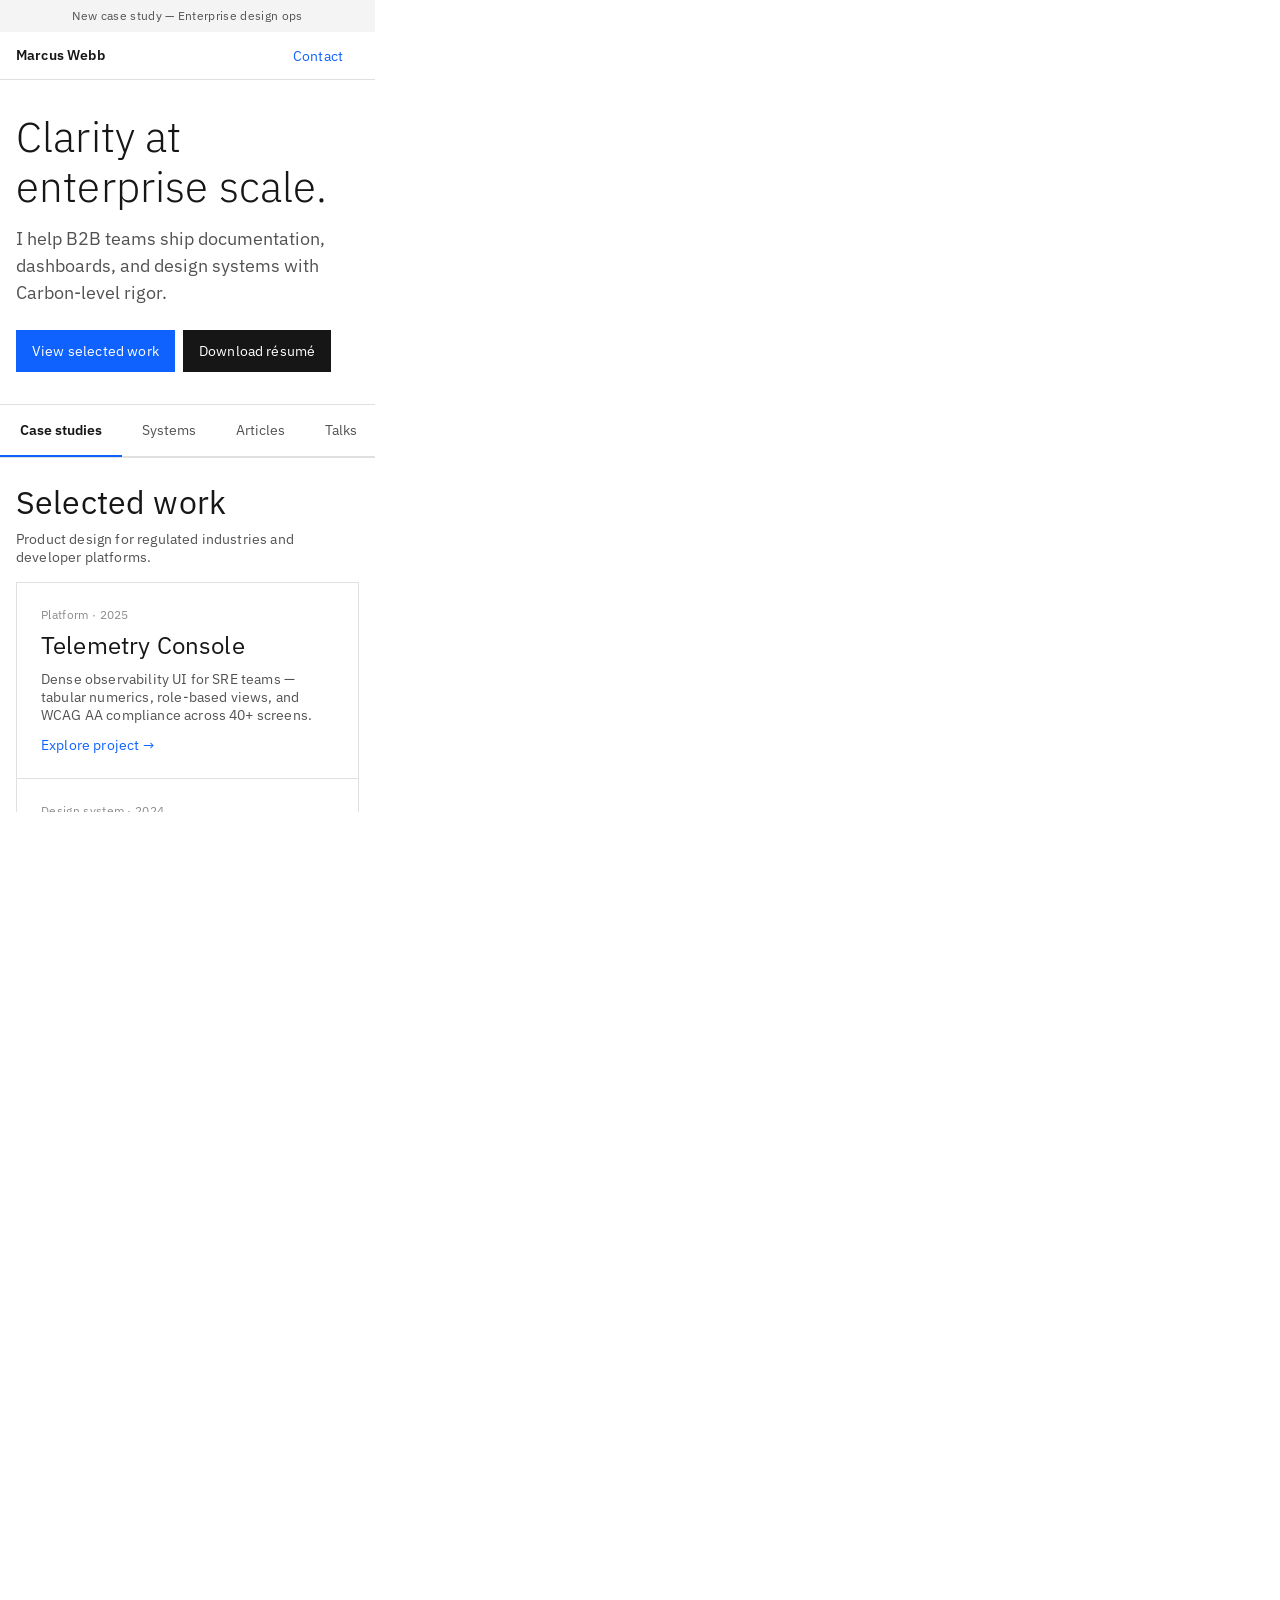
<file: versions/v4/index.html>
<!DOCTYPE html>
<html lang="en">
  <head>
    <meta charset="UTF-8" />
    <meta name="viewport" content="width=375, initial-scale=1.0" />
    <title>V4 — IBM Carbon (awesome-design-md)</title>
    <link rel="preconnect" href="https://fonts.googleapis.com" />
    <link rel="preconnect" href="https://fonts.gstatic.com" crossorigin />
    <link
      href="https://fonts.googleapis.com/css2?family=IBM+Plex+Sans:wght@300;400;600&display=swap"
      rel="stylesheet"
    />
    <style>
      :root {
        --primary: #0f62fe;
        --on-primary: #ffffff;
        --ink: #161616;
        --ink-muted: #525252;
        --ink-subtle: #8c8c8c;
        --canvas: #ffffff;
        --surface-1: #f4f4f4;
        --surface-2: #e0e0e0;
        --inverse-canvas: #161616;
        --inverse-ink: #ffffff;
        --inverse-ink-muted: #c6c6c6;
        --hairline: #e0e0e0;
        --hairline-strong: #161616;
        --blue-60: #0043ce;
        --blue-80: #002d9c;
        --blue-hover: #0050e6;
        --motion: 110ms cubic-bezier(0.2, 0, 0.38, 0.9);
      }

      *,
      *::before,
      *::after {
        box-sizing: border-box;
        margin: 0;
        padding: 0;
      }

      html {
        width: 375px;
        height: 812px;
        overflow: hidden;
      }

      body {
        width: 375px;
        height: 812px;
        overflow: hidden;
        font-family: "IBM Plex Sans", "Helvetica Neue", Arial, sans-serif;
        font-size: 14px;
        font-weight: 400;
        line-height: 1.29;
        letter-spacing: 0.16px;
        color: var(--ink);
        background: var(--canvas);
        -webkit-font-smoothing: antialiased;
      }

      :focus {
        outline: none;
      }

      :focus-visible {
        outline: 2px solid var(--primary);
        outline-offset: 2px;
      }

      .shell {
        display: flex;
        flex-direction: column;
        width: 375px;
        height: 812px;
      }

      .utility-bar {
        flex-shrink: 0;
        height: 32px;
        display: flex;
        align-items: center;
        justify-content: center;
        background: var(--surface-1);
        font-size: 12px;
        letter-spacing: 0.32px;
        color: var(--ink-muted);
      }

      .top-nav {
        flex-shrink: 0;
        height: 48px;
        display: flex;
        align-items: center;
        justify-content: space-between;
        padding: 0 16px;
        background: var(--canvas);
        border-bottom: 1px solid var(--hairline);
      }

      .top-nav__logo {
        font-size: 14px;
        font-weight: 600;
        letter-spacing: 0.16px;
      }

      .btn-ghost {
        border: none;
        background: var(--canvas);
        color: var(--primary);
        font-family: inherit;
        font-size: 14px;
        letter-spacing: 0.16px;
        padding: 12px 16px;
        cursor: pointer;
        transition: background var(--motion);
      }

      .btn-ghost:hover {
        background: var(--surface-1);
      }

      .scroll {
        flex: 1;
        overflow-y: auto;
        overflow-x: hidden;
        scrollbar-width: none;
      }

      .scroll::-webkit-scrollbar {
        display: none;
      }

      .hero-card {
        padding: 32px 16px;
        background: var(--canvas);
        border-bottom: 1px solid var(--hairline);
      }

      .hero-card__title {
        font-size: 42px;
        font-weight: 300;
        line-height: 1.2;
        margin-bottom: 12px;
      }

      .hero-card__lead {
        font-size: 18px;
        font-weight: 400;
        line-height: 1.5;
        letter-spacing: 0;
        color: var(--ink-muted);
        margin-bottom: 24px;
        max-width: 30ch;
      }

      .hero-card__actions {
        display: flex;
        flex-wrap: wrap;
        gap: 8px;
      }

      .btn-primary {
        border: none;
        background: var(--primary);
        color: var(--on-primary);
        font-family: inherit;
        font-size: 14px;
        letter-spacing: 0.16px;
        padding: 12px 16px;
        cursor: pointer;
        transition: background var(--motion);
      }

      .btn-primary:hover {
        background: var(--blue-hover);
      }

      .btn-primary:active {
        background: var(--blue-80);
      }

      .btn-secondary {
        border: none;
        background: var(--ink);
        color: var(--inverse-ink);
        font-family: inherit;
        font-size: 14px;
        letter-spacing: 0.16px;
        padding: 12px 16px;
        cursor: pointer;
        transition: background var(--motion);
      }

      .btn-secondary:hover {
        background: #262626;
      }

      .btn-tertiary {
        border: 1px solid var(--primary);
        background: var(--canvas);
        color: var(--primary);
        font-family: inherit;
        font-size: 14px;
        letter-spacing: 0.16px;
        padding: 12px 16px;
        cursor: pointer;
        transition: background var(--motion), color var(--motion);
      }

      .btn-tertiary:hover {
        background: var(--surface-1);
      }

      .band {
        background: var(--surface-1);
        border-bottom: 1px solid var(--hairline);
      }

      .product-tabs {
        display: flex;
        overflow-x: auto;
        scrollbar-width: none;
      }

      .product-tabs::-webkit-scrollbar {
        display: none;
      }

      .product-tab {
        flex-shrink: 0;
        padding: 16px 20px;
        border: none;
        border-bottom: 1px solid var(--hairline);
        background: var(--canvas);
        font-family: inherit;
        font-size: 14px;
        color: var(--ink-muted);
        cursor: pointer;
        transition: color var(--motion), border-color var(--motion);
      }

      .product-tab:hover {
        color: var(--ink);
        background: var(--surface-1);
      }

      .product-tab--selected {
        font-weight: 600;
        color: var(--ink);
        border-bottom: 2px solid var(--primary);
      }

      .section {
        padding: 24px 16px;
      }

      .section__headline {
        font-size: 32px;
        font-weight: 400;
        line-height: 1.25;
        margin-bottom: 8px;
      }

      .section__sub {
        font-size: 14px;
        color: var(--ink-muted);
        margin-bottom: 16px;
      }

      .feature-stack {
        display: flex;
        flex-direction: column;
        gap: 1px;
        background: var(--hairline);
        border: 1px solid var(--hairline);
      }

      .feature-card {
        padding: 24px;
        background: var(--canvas);
        text-decoration: none;
        color: inherit;
        transition: background var(--motion);
      }

      .feature-card:hover {
        background: var(--surface-1);
      }

      .feature-card__tag {
        font-size: 12px;
        letter-spacing: 0.32px;
        color: var(--ink-subtle);
        margin-bottom: 8px;
      }

      .feature-card__title {
        font-size: 24px;
        font-weight: 400;
        line-height: 1.33;
        margin-bottom: 8px;
      }

      .feature-card__body {
        font-size: 14px;
        line-height: 1.29;
        letter-spacing: 0.16px;
        color: var(--ink-muted);
        margin-bottom: 12px;
      }

      .feature-card__link {
        font-size: 14px;
        color: var(--primary);
        font-weight: 400;
      }

      .marquee-label {
        padding: 16px 16px 8px;
        font-size: 12px;
        letter-spacing: 0.32px;
        color: var(--ink-muted);
        background: var(--canvas);
      }

      .marquee {
        display: flex;
        gap: 1px;
        overflow-x: auto;
        padding: 0 16px 24px;
        background: var(--canvas);
        scrollbar-width: none;
      }

      .marquee::-webkit-scrollbar {
        display: none;
      }

      .customer-logo-tile {
        flex-shrink: 0;
        width: 112px;
        height: 72px;
        display: grid;
        place-items: center;
        padding: 24px;
        background: var(--canvas);
        border: 1px solid var(--hairline);
        font-size: 12px;
        letter-spacing: 0.32px;
        color: var(--ink-muted);
        text-align: center;
      }

      .training-row {
        display: grid;
        grid-template-columns: 1fr 1fr;
        gap: 1px;
        background: var(--hairline);
        border: 1px solid var(--hairline);
      }

      .resource-tile {
        padding: 16px;
        background: var(--canvas);
        min-height: 100px;
      }

      .resource-tile__title {
        font-size: 14px;
        font-weight: 600;
        margin-bottom: 4px;
      }

      .resource-tile__meta {
        font-size: 12px;
        letter-spacing: 0.32px;
        color: var(--ink-muted);
      }

      .newsletter {
        padding: 24px 16px;
        background: var(--surface-1);
        border-top: 1px solid var(--hairline);
        border-bottom: 1px solid var(--hairline);
      }

      .newsletter__title {
        font-size: 20px;
        font-weight: 400;
        line-height: 1.4;
        margin-bottom: 8px;
      }

      .newsletter__copy {
        font-size: 14px;
        color: var(--ink-muted);
        margin-bottom: 16px;
      }

      .newsletter__form {
        display: flex;
        flex-direction: column;
        gap: 8px;
      }

      .newsletter-input {
        width: 100%;
        padding: 11px 16px;
        border: none;
        border-bottom: 1px solid var(--hairline);
        background: var(--surface-1);
        font-family: inherit;
        font-size: 16px;
        line-height: 1.5;
        letter-spacing: 0.16px;
        color: var(--ink);
        transition: border-color var(--motion), background var(--motion);
      }

      .newsletter-input::placeholder {
        color: var(--ink-subtle);
      }

      .newsletter-input:focus-visible {
        background: var(--canvas);
        border-bottom: 2px solid var(--primary);
        outline: none;
      }

      .cta-banner {
        padding: 32px 16px;
        background: var(--primary);
        color: var(--on-primary);
      }

      .cta-banner__title {
        font-size: 32px;
        font-weight: 400;
        line-height: 1.25;
        margin-bottom: 8px;
      }

      .cta-banner__copy {
        font-size: 14px;
        line-height: 1.29;
        letter-spacing: 0.16px;
        color: rgba(255, 255, 255, 0.9);
        margin-bottom: 16px;
      }

      .footer {
        padding: 32px 16px 24px;
        background: var(--inverse-canvas);
        color: var(--inverse-ink-muted);
      }

      .footer__grid {
        display: grid;
        grid-template-columns: 1fr 1fr;
        gap: 24px 16px;
        margin-bottom: 24px;
      }

      .footer__col h4 {
        font-size: 14px;
        font-weight: 600;
        color: var(--inverse-ink);
        margin-bottom: 12px;
      }

      .footer__col a {
        display: block;
        font-size: 14px;
        color: var(--inverse-ink-muted);
        text-decoration: none;
        margin-bottom: 8px;
      }

      .footer__col a:hover {
        color: var(--inverse-ink);
        text-decoration: underline;
      }

      .footer__legal {
        font-size: 12px;
        letter-spacing: 0.32px;
        padding-top: 16px;
        border-top: 1px solid var(--inverse-ink-muted);
        opacity: 0.7;
      }
    </style>
  </head>
  <body>
    <div class="shell">
      <div class="utility-bar">New case study — Enterprise design ops</div>

      <header class="top-nav">
        <span class="top-nav__logo">Marcus Webb</span>
        <button class="btn-ghost" type="button">Contact</button>
      </header>

      <div class="scroll">
        <section class="hero-card" aria-labelledby="hero-title">
          <h1 class="hero-card__title" id="hero-title">
            Clarity at enterprise scale.
          </h1>
          <p class="hero-card__lead">
            I help B2B teams ship documentation, dashboards, and design systems
            with Carbon-level rigor.
          </p>
          <div class="hero-card__actions">
            <button class="btn-primary" type="button">View selected work</button>
            <button class="btn-secondary" type="button">Download résumé</button>
          </div>
        </section>

        <div class="band">
          <div class="product-tabs" role="tablist" aria-label="Portfolio sections">
            <button
              class="product-tab product-tab--selected"
              type="button"
              role="tab"
              aria-selected="true"
            >
              Case studies
            </button>
            <button class="product-tab" type="button" role="tab" aria-selected="false">
              Systems
            </button>
            <button class="product-tab" type="button" role="tab" aria-selected="false">
              Articles
            </button>
            <button class="product-tab" type="button" role="tab" aria-selected="false">
              Talks
            </button>
          </div>
        </div>

        <section class="section" aria-labelledby="work-heading">
          <h2 class="section__headline" id="work-heading">Selected work</h2>
          <p class="section__sub">
            Product design for regulated industries and developer platforms.
          </p>

          <div class="feature-stack">
            <a class="feature-card" href="#">
              <p class="feature-card__tag">Platform · 2025</p>
              <h3 class="feature-card__title">Telemetry Console</h3>
              <p class="feature-card__body">
                Dense observability UI for SRE teams — tabular numerics, role-based
                views, and WCAG AA compliance across 40+ screens.
              </p>
              <span class="feature-card__link">Explore project →</span>
            </a>
            <a class="feature-card" href="#">
              <p class="feature-card__tag">Design system · 2024</p>
              <h3 class="feature-card__title">Northstar Tokens</h3>
              <p class="feature-card__body">
                Semantic token layer and Figma library adopted by three product
                squads in six months.
              </p>
              <span class="feature-card__link">Explore project →</span>
            </a>
            <a class="feature-card" href="#">
              <p class="feature-card__tag">Docs · 2024</p>
              <h3 class="feature-card__title">API Reference IA</h3>
              <p class="feature-card__body">
                Restructured navigation and in-page anchors for a public API catalog
                with 1.2M monthly visits.
              </p>
              <span class="feature-card__link">Explore project →</span>
            </a>
          </div>
        </section>

        <p class="marquee-label">Organizations I've partnered with</p>
        <div class="marquee" aria-label="Client logos">
          <div class="customer-logo-tile">Axiom Cloud</div>
          <div class="customer-logo-tile">Helix Data</div>
          <div class="customer-logo-tile">Forge Health</div>
          <div class="customer-logo-tile">Unitary Bank</div>
          <div class="customer-logo-tile">Civic Labs</div>
        </div>

        <section class="section" aria-labelledby="resources-heading">
          <h2 class="section__headline" id="resources-heading">Resources</h2>
          <p class="section__sub">Writing and workshops on enterprise UX craft.</p>
          <div class="training-row">
            <article class="resource-tile">
              <h3 class="resource-tile__title">Token audits</h3>
              <p class="resource-tile__meta">Guide · 12 min read</p>
            </article>
            <article class="resource-tile">
              <h3 class="resource-tile__title">Docs UX clinic</h3>
              <p class="resource-tile__meta">Workshop · Remote</p>
            </article>
            <article class="resource-tile">
              <h3 class="resource-tile__title">Carbon patterns</h3>
              <p class="resource-tile__meta">Talk · Config 2024</p>
            </article>
            <article class="resource-tile">
              <h3 class="resource-tile__title">Focus in data UI</h3>
              <p class="resource-tile__meta">Essay · 8 min read</p>
            </article>
          </div>
        </section>

        <section class="newsletter" aria-labelledby="newsletter-title">
          <h2 class="newsletter__title" id="newsletter-title">Stay connected</h2>
          <p class="newsletter__copy">
            Quarterly notes on design systems, documentation UX, and shipping in
            large orgs.
          </p>
          <form class="newsletter__form" action="#" method="get">
            <label class="visually-hidden" for="email">Email address</label>
            <input
              class="newsletter-input"
              id="email"
              type="email"
              name="email"
              placeholder="Business email"
              autocomplete="email"
            />
            <button class="btn-primary" type="submit">Subscribe</button>
          </form>
        </section>

        <aside class="cta-banner" aria-labelledby="cta-title">
          <h2 class="cta-banner__title" id="cta-title">Planning a design system?</h2>
          <p class="cta-banner__copy">
            I take on a limited number of advisory engagements each quarter.
          </p>
          <button class="btn-tertiary" type="button">Schedule intro call</button>
        </aside>

        <footer class="footer">
          <div class="footer__grid">
            <div class="footer__col">
              <h4>Work</h4>
              <a href="#">Case studies</a>
              <a href="#">Systems</a>
              <a href="#">Process</a>
            </div>
            <div class="footer__col">
              <h4>Connect</h4>
              <a href="#">LinkedIn</a>
              <a href="#">GitHub</a>
              <a href="#">Email</a>
            </div>
          </div>
          <p class="footer__legal">© 2026 Marcus Webb · Austin, TX</p>
        </footer>
      </div>
    </div>

    <style>
      .visually-hidden {
        position: absolute;
        width: 1px;
        height: 1px;
        padding: 0;
        margin: -1px;
        overflow: hidden;
        clip: rect(0, 0, 0, 0);
        white-space: nowrap;
        border: 0;
      }
    </style>

    <script>
      document.querySelectorAll(".product-tab").forEach((tab) => {
        tab.addEventListener("click", () => {
          document.querySelectorAll(".product-tab").forEach((t) => {
            t.classList.remove("product-tab--selected");
            t.setAttribute("aria-selected", "false");
          });
          tab.classList.add("product-tab--selected");
          tab.setAttribute("aria-selected", "true");
        });
      });
    </script>
  </body>
</html>
</file>
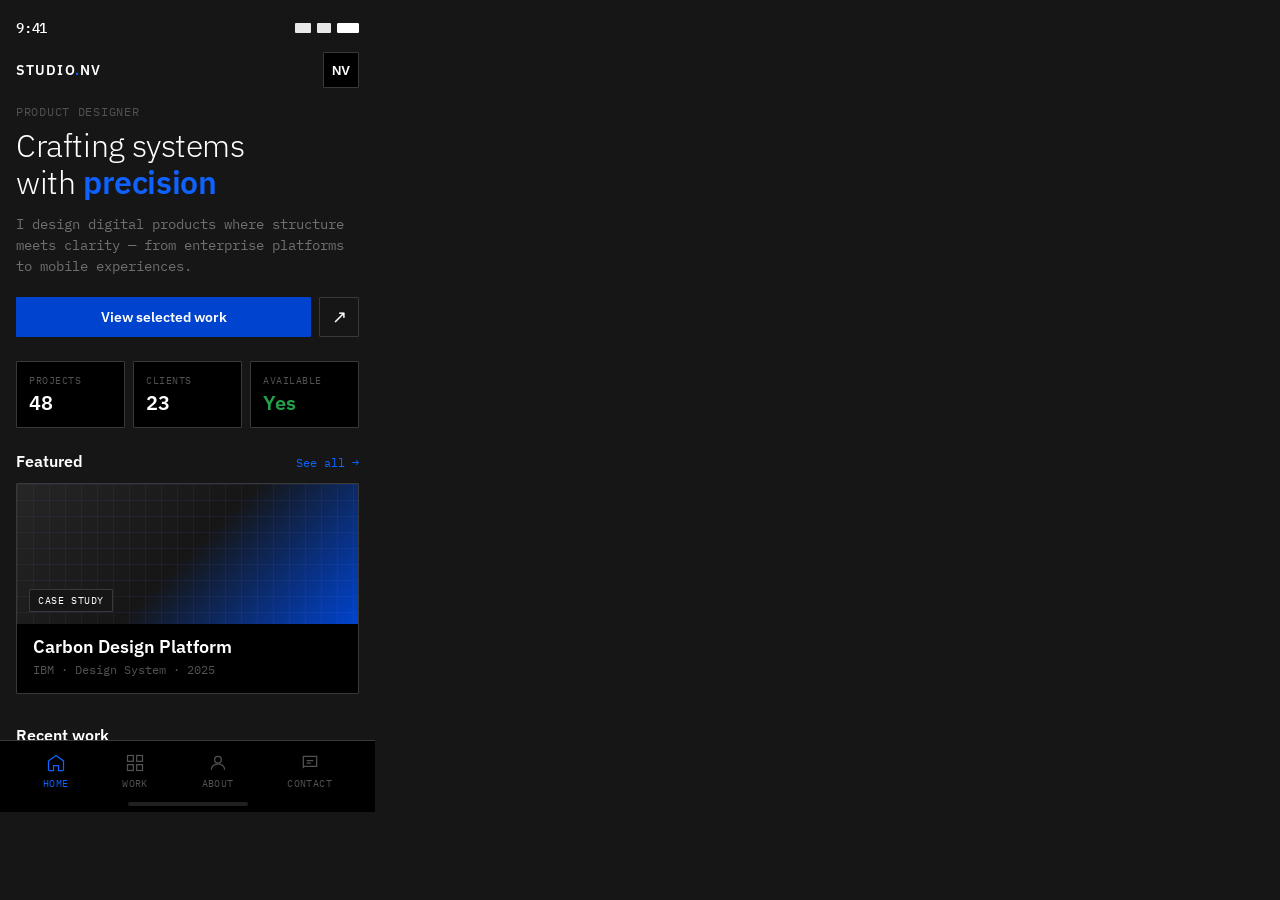
<file: versions/v5/index.html>
<!DOCTYPE html>
<html lang="en">
<head>
  <meta charset="UTF-8" />
  <meta name="viewport" content="width=375, height=812, initial-scale=1.0" />
  <title>Portfolio — Home</title>
  <link rel="preconnect" href="https://fonts.googleapis.com" />
  <link rel="preconnect" href="https://fonts.gstatic.com" crossorigin />
  <link href="https://fonts.googleapis.com/css2?family=IBM+Plex+Mono:wght@400;500&family=IBM+Plex+Sans:wght@300;400;600;700&display=swap" rel="stylesheet" />
  <style>
    *, *::before, *::after { box-sizing: border-box; margin: 0; padding: 0; }

    :root {
      --bg: #161616;
      --surface: #000000;
      --surface-raised: #262626;
      --text-primary: #ffffff;
      --text-muted: #525252;
      --text-helper: #6f6f6f;
      --border: #393939;
      --accent: #0043ce;
      --brand: #0f62fe;
      --success: #24a148;
      --ai-border: #4589ff;
      --grid: 4px;
    }

    html {
      width: 375px;
      height: 812px;
      overflow: hidden;
    }

    body {
      width: 375px;
      height: 812px;
      overflow: hidden;
      margin: 0;
      background: var(--bg);
      font-family: "IBM Plex Sans", system-ui, sans-serif;
      -webkit-font-smoothing: antialiased;
    }

    .device {
      width: 375px;
      height: 812px;
      overflow: hidden;
      background: var(--bg);
      color: var(--text-primary);
      display: flex;
      flex-direction: column;
      position: relative;
    }

    /* Status bar */
    .status-bar {
      height: 44px;
      padding: 12px 16px 0;
      display: flex;
      align-items: center;
      justify-content: space-between;
      flex-shrink: 0;
    }

    .status-time {
      font-family: "IBM Plex Mono", monospace;
      font-size: 14px;
      font-weight: 500;
      letter-spacing: -0.2px;
    }

    .status-icons {
      display: flex;
      gap: 6px;
      align-items: center;
    }

    .status-icons span {
      display: block;
      background: var(--text-primary);
      border-radius: 1px;
    }

    .signal { width: 16px; height: 10px; opacity: 0.9; }
    .wifi { width: 14px; height: 10px; opacity: 0.9; }
    .battery {
      width: 22px;
      height: 10px;
      border: 1px solid var(--text-primary);
      position: relative;
      background: transparent;
    }

    .battery::after {
      content: "";
      position: absolute;
      left: 2px;
      top: 2px;
      bottom: 2px;
      width: 14px;
      background: var(--text-primary);
      border-radius: 1px;
    }

    /* Scrollable main */
    .main {
      flex: 1;
      overflow-y: auto;
      overflow-x: hidden;
      scrollbar-width: none;
    }

    .main::-webkit-scrollbar { display: none; }

    /* Header */
    .header {
      padding: 8px 16px 16px;
      display: flex;
      align-items: center;
      justify-content: space-between;
    }

    .logo {
      font-size: 14px;
      font-weight: 600;
      letter-spacing: 0.08em;
      text-transform: uppercase;
    }

    .logo span { color: var(--brand); }

    .avatar-btn {
      width: 36px;
      height: 36px;
      border: 1px solid var(--border);
      border-radius: 1px;
      background: var(--surface);
      display: flex;
      align-items: center;
      justify-content: center;
      font-size: 13px;
      font-weight: 600;
      color: var(--text-primary);
      cursor: pointer;
      transition: border-color 200ms ease-out;
    }

    .avatar-btn:focus-visible {
      outline: 2px solid var(--accent);
      outline-offset: 2px;
    }

    /* Hero */
    .hero {
      padding: 0 16px 24px;
      animation: fadeInDown 400ms ease-out both;
    }

    .hero-label {
      font-family: "IBM Plex Mono", monospace;
      font-size: 12px;
      color: var(--text-muted);
      text-transform: uppercase;
      letter-spacing: 0.06em;
      margin-bottom: 8px;
    }

    .hero-title {
      font-size: 32px;
      font-weight: 300;
      line-height: 1.17;
      letter-spacing: -0.4px;
      margin-bottom: 12px;
    }

    .hero-title em {
      font-style: normal;
      color: var(--brand);
      font-weight: 600;
    }

    .hero-desc {
      font-family: "IBM Plex Mono", monospace;
      font-size: 14px;
      line-height: 1.5;
      color: var(--text-helper);
      margin-bottom: 20px;
    }

    .hero-actions {
      display: flex;
      gap: 8px;
    }

    .btn-primary {
      flex: 1;
      height: 40px;
      background: var(--accent);
      color: var(--text-primary);
      border: none;
      border-radius: 1px;
      font-family: "IBM Plex Sans", sans-serif;
      font-size: 14px;
      font-weight: 600;
      cursor: pointer;
      transition: background 200ms ease-out;
    }

    .btn-primary:hover { background: var(--brand); }

    .btn-primary:focus-visible {
      outline: 2px solid var(--brand);
      outline-offset: 2px;
    }

    .btn-ghost {
      width: 40px;
      height: 40px;
      background: transparent;
      border: 1px solid var(--border);
      border-radius: 1px;
      color: var(--text-primary);
      font-size: 18px;
      cursor: pointer;
      display: flex;
      align-items: center;
      justify-content: center;
      transition: border-color 200ms ease-out;
    }

    .btn-ghost:hover { border-color: var(--text-muted); }

    /* Stats row */
    .stats {
      display: grid;
      grid-template-columns: repeat(3, 1fr);
      gap: 8px;
      padding: 0 16px 24px;
      animation: fadeInDown 400ms 80ms ease-out both;
    }

    .stat-card {
      background: var(--surface);
      border: 1px solid var(--border);
      border-radius: 1px;
      padding: 12px;
    }

    .stat-label {
      font-family: "IBM Plex Mono", monospace;
      font-size: 10px;
      color: var(--text-muted);
      text-transform: uppercase;
      letter-spacing: 0.05em;
      margin-bottom: 4px;
    }

    .stat-value {
      font-size: 20px;
      font-weight: 600;
      line-height: 1.2;
    }

    .stat-value.success { color: var(--success); }

    /* Section */
    .section {
      padding: 0 16px 24px;
      animation: fadeInDown 400ms 160ms ease-out both;
    }

    .section-header {
      display: flex;
      align-items: baseline;
      justify-content: space-between;
      margin-bottom: 12px;
    }

    .section-title {
      font-size: 16px;
      font-weight: 600;
      line-height: 1.2;
    }

    .section-link {
      font-family: "IBM Plex Mono", monospace;
      font-size: 12px;
      color: var(--brand);
      text-decoration: none;
      border-bottom: 1px solid transparent;
      transition: border-color 200ms ease-out;
    }

    .section-link:hover { border-bottom-color: var(--brand); }

    /* Featured project — hero card */
    .featured {
      background: var(--surface);
      border: 1px solid var(--border);
      border-radius: 1px;
      overflow: hidden;
      margin-bottom: 8px;
      cursor: pointer;
      transition: border-color 200ms ease-out;
    }

    .featured:hover { border-color: var(--ai-border); }

    .featured-visual {
      height: 140px;
      background: linear-gradient(135deg, #262626 0%, #161616 50%, #0043ce 100%);
      position: relative;
      display: flex;
      align-items: flex-end;
      padding: 12px;
    }

    .featured-visual::before {
      content: "";
      position: absolute;
      inset: 0;
      background:
        linear-gradient(90deg, rgba(69, 137, 255, 0.08) 1px, transparent 1px),
        linear-gradient(rgba(69, 137, 255, 0.08) 1px, transparent 1px);
      background-size: 16px 16px;
    }

    .featured-tag {
      position: relative;
      font-family: "IBM Plex Mono", monospace;
      font-size: 10px;
      text-transform: uppercase;
      letter-spacing: 0.06em;
      background: var(--bg);
      border: 1px solid var(--border);
      padding: 4px 8px;
      border-radius: 1px;
    }

    .featured-body {
      padding: 12px 16px 16px;
    }

    .featured-name {
      font-size: 18px;
      font-weight: 600;
      margin-bottom: 4px;
      line-height: 1.2;
    }

    .featured-meta {
      font-family: "IBM Plex Mono", monospace;
      font-size: 12px;
      color: var(--text-muted);
    }

    /* Project list */
    .project-list {
      display: flex;
      flex-direction: column;
      gap: 8px;
    }

    .project-row {
      display: flex;
      align-items: center;
      gap: 12px;
      background: var(--surface);
      border: 1px solid var(--border);
      border-radius: 1px;
      padding: 12px;
      cursor: pointer;
      transition: border-color 200ms ease-out;
    }

    .project-row:hover { border-color: var(--text-muted); }

    .project-thumb {
      width: 48px;
      height: 48px;
      border-radius: 1px;
      flex-shrink: 0;
      border: 1px solid var(--border);
    }

    .project-thumb.a { background: linear-gradient(160deg, #393939, #0f62fe); }
    .project-thumb.b { background: linear-gradient(160deg, #262626, #24a148); }
    .project-thumb.c { background: linear-gradient(160deg, #393939, #da1e28); }

    .project-info { flex: 1; min-width: 0; }

    .project-name {
      font-size: 14px;
      font-weight: 600;
      margin-bottom: 2px;
      white-space: nowrap;
      overflow: hidden;
      text-overflow: ellipsis;
    }

    .project-type {
      font-family: "IBM Plex Mono", monospace;
      font-size: 11px;
      color: var(--text-muted);
    }

    .project-arrow {
      color: var(--text-muted);
      font-size: 16px;
      flex-shrink: 0;
    }

    /* Tags */
    .tags {
      display: flex;
      flex-wrap: wrap;
      gap: 8px;
      padding-bottom: 8px;
      animation: fadeInDown 400ms 240ms ease-out both;
    }

    .tag {
      font-family: "IBM Plex Mono", monospace;
      font-size: 11px;
      color: var(--text-helper);
      border: 1px solid var(--border);
      padding: 6px 10px;
      border-radius: 1px;
      background: var(--surface-raised);
    }

    /* Bottom nav */
    .bottom-nav {
      height: 72px;
      flex-shrink: 0;
      background: var(--surface);
      border-top: 1px solid var(--border);
      display: flex;
      align-items: flex-start;
      justify-content: space-around;
      padding: 8px 16px 20px;
    }

    .nav-item {
      display: flex;
      flex-direction: column;
      align-items: center;
      gap: 4px;
      background: none;
      border: none;
      cursor: pointer;
      color: var(--text-muted);
      font-family: "IBM Plex Mono", monospace;
      font-size: 10px;
      text-transform: uppercase;
      letter-spacing: 0.04em;
      padding: 4px 12px;
      border-radius: 1px;
      transition: color 200ms ease-out;
    }

    .nav-item svg {
      width: 20px;
      height: 20px;
      stroke: currentColor;
      fill: none;
      stroke-width: 1.5;
    }

    .nav-item.active {
      color: var(--brand);
    }

    .nav-item:focus-visible {
      outline: 2px solid var(--accent);
      outline-offset: 2px;
    }

    .home-indicator {
      position: absolute;
      bottom: 6px;
      left: 50%;
      transform: translateX(-50%);
      width: 120px;
      height: 4px;
      background: var(--text-muted);
      border-radius: 2px;
      opacity: 0.4;
    }

    @keyframes fadeInDown {
      from {
        opacity: 0;
        transform: translateY(-8px);
      }
      to {
        opacity: 1;
        transform: translateY(0);
      }
    }

    @media (prefers-reduced-motion: reduce) {
      .hero, .stats, .section, .tags {
        animation: none;
      }
    }
  </style>
</head>
<body>
  <div class="device" role="application" aria-label="Designer portfolio app">
    <div class="status-bar" aria-hidden="true">
      <span class="status-time">9:41</span>
      <div class="status-icons">
        <span class="signal"></span>
        <span class="wifi"></span>
        <span class="battery"></span>
      </div>
    </div>

    <div class="main">
      <header class="header">
        <div class="logo">Studio<span>.</span>NV</div>
        <button class="avatar-btn" aria-label="Profile">NV</button>
      </header>

      <section class="hero">
        <p class="hero-label">Product Designer</p>
        <h1 class="hero-title">Crafting systems<br />with <em>precision</em></h1>
        <p class="hero-desc">I design digital products where structure meets clarity — from enterprise platforms to mobile experiences.</p>
        <div class="hero-actions">
          <button class="btn-primary">View selected work</button>
          <button class="btn-ghost" aria-label="Share profile">↗</button>
        </div>
      </section>

      <div class="stats">
        <div class="stat-card">
          <div class="stat-label">Projects</div>
          <div class="stat-value">48</div>
        </div>
        <div class="stat-card">
          <div class="stat-label">Clients</div>
          <div class="stat-value">23</div>
        </div>
        <div class="stat-card">
          <div class="stat-label">Available</div>
          <div class="stat-value success">Yes</div>
        </div>
      </div>

      <section class="section">
        <div class="section-header">
          <h2 class="section-title">Featured</h2>
          <a href="#" class="section-link">See all →</a>
        </div>
        <article class="featured">
          <div class="featured-visual">
            <span class="featured-tag">Case Study</span>
          </div>
          <div class="featured-body">
            <h3 class="featured-name">Carbon Design Platform</h3>
            <p class="featured-meta">IBM · Design System · 2025</p>
          </div>
        </article>
      </section>

      <section class="section">
        <div class="section-header">
          <h2 class="section-title">Recent work</h2>
        </div>
        <div class="project-list">
          <article class="project-row">
            <div class="project-thumb a" aria-hidden="true"></div>
            <div class="project-info">
              <div class="project-name">Atlas Banking App</div>
              <div class="project-type">Mobile · Fintech</div>
            </div>
            <span class="project-arrow" aria-hidden="true">›</span>
          </article>
          <article class="project-row">
            <div class="project-thumb b" aria-hidden="true"></div>
            <div class="project-info">
              <div class="project-name">Verde Health Dashboard</div>
              <div class="project-type">Web · Healthcare</div>
            </div>
            <span class="project-arrow" aria-hidden="true">›</span>
          </article>
          <article class="project-row">
            <div class="project-thumb c" aria-hidden="true"></div>
            <div class="project-info">
              <div class="project-name">Nova Commerce Rebrand</div>
              <div class="project-type">Brand · E-commerce</div>
            </div>
            <span class="project-arrow" aria-hidden="true">›</span>
          </article>
        </div>
      </section>

      <section class="section">
        <div class="section-header">
          <h2 class="section-title">Expertise</h2>
        </div>
        <div class="tags">
          <span class="tag">Design Systems</span>
          <span class="tag">Mobile UX</span>
          <span class="tag">Prototyping</span>
          <span class="tag">Accessibility</span>
          <span class="tag">Figma</span>
          <span class="tag">Research</span>
        </div>
      </section>
    </div>

    <nav class="bottom-nav" aria-label="Main navigation">
      <button class="nav-item active" aria-current="page">
        <svg viewBox="0 0 24 24"><path d="M3 9.5L12 3l9 6.5V20a1 1 0 01-1 1h-5v-6H9v6H4a1 1 0 01-1-1V9.5z"/></svg>
        Home
      </button>
      <button class="nav-item">
        <svg viewBox="0 0 24 24"><rect x="3" y="3" width="7" height="7"/><rect x="14" y="3" width="7" height="7"/><rect x="3" y="14" width="7" height="7"/><rect x="14" y="14" width="7" height="7"/></svg>
        Work
      </button>
      <button class="nav-item">
        <svg viewBox="0 0 24 24"><circle cx="12" cy="8" r="4"/><path d="M4 20c0-4 3.6-7 8-7s8 3 8 7"/></svg>
        About
      </button>
      <button class="nav-item">
        <svg viewBox="0 0 24 24"><path d="M4 4h16v12H5.2L4 17.2V4z"/><path d="M8 9h8M8 12h5"/></svg>
        Contact
      </button>
    </nav>

    <div class="home-indicator" aria-hidden="true"></div>
  </div>
</body>
</html>
</file>
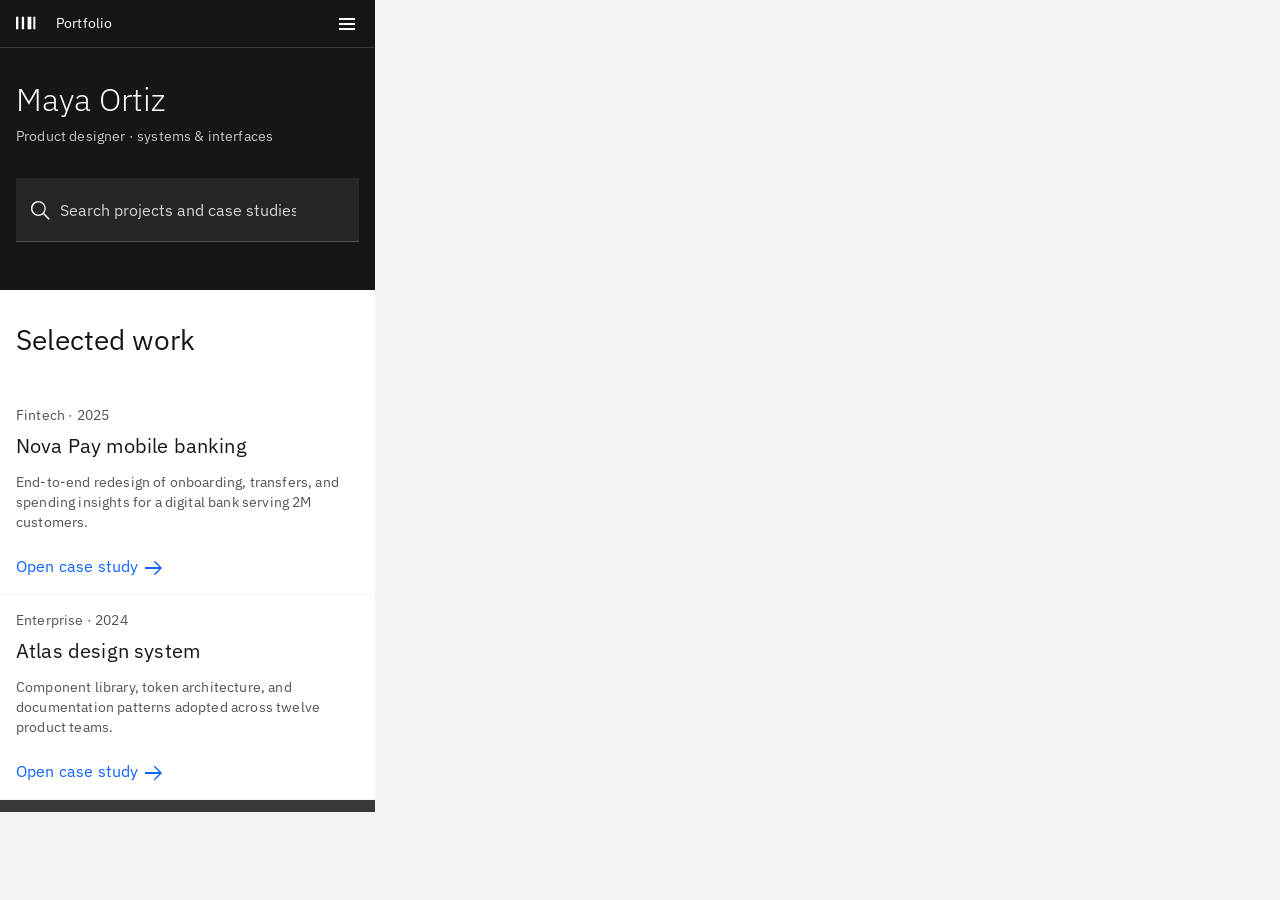
<file: versions/v6/index.html>
<!DOCTYPE html>
<html lang="en">
  <head>
    <meta charset="UTF-8" />
    <meta name="viewport" content="width=375, initial-scale=1.0" />
    <title>Maya Ortiz — Portfolio</title>
    <link rel="preconnect" href="https://fonts.googleapis.com" />
    <link rel="preconnect" href="https://fonts.gstatic.com" crossorigin />
    <link
      href="https://fonts.googleapis.com/css2?family=IBM+Plex+Sans:wght@300;400;600&display=swap"
      rel="stylesheet"
    />
    <style>
      :root {
        --primary: #0f62fe;
        --on-primary: #ffffff;
        --ink: #161616;
        --ink-muted: #525252;
        --ink-helper: #6f6f6f;
        --canvas: #ffffff;
        --surface-1: #f4f4f4;
        --surface-2: #e0e0e0;
        --inverse-canvas: #161616;
        --inverse-surface-1: #262626;
        --inverse-surface: #393939;
        --inverse-ink: #ffffff;
        --inverse-ink-muted: #c6c6c6;
        --inverse-link: #78a9ff;
        --hairline: #e0e0e0;
        --hairline-strong: #a8a8a8;
        --blue-60: #0043ce;
        --blue-80: #002d9c;
        --search-bg: #262626;
        --search-border: #525252;
        --search-text: #f4f4f4;
        --focus: #0f62fe;
        --motion-fast: 110ms cubic-bezier(0.2, 0, 0.38, 0.9);
        --motion-normal: 150ms cubic-bezier(0.2, 0, 0.38, 0.9);
      }

      *,
      *::before,
      *::after {
        box-sizing: border-box;
        margin: 0;
        padding: 0;
      }

      html {
        width: 375px;
        height: 812px;
        overflow: hidden;
      }

      body {
        width: 375px;
        height: 812px;
        overflow: hidden;
        font-family: "IBM Plex Sans", "Helvetica Neue", Arial, sans-serif;
        font-size: 14px;
        line-height: 1.43;
        letter-spacing: 0.16px;
        color: var(--ink);
        background: var(--surface-1);
        -webkit-font-smoothing: antialiased;
      }

      :focus {
        outline: none;
      }

      :focus-visible {
        outline: 2px solid var(--focus);
        outline-offset: 2px;
      }

      @media (prefers-reduced-motion: reduce) {
        *,
        *::before,
        *::after {
          transition: none !important;
        }
      }

      .app {
        display: flex;
        flex-direction: column;
        width: 375px;
        height: 812px;
        overflow: hidden;
      }

      /* masthead */
      .masthead {
        flex-shrink: 0;
        display: flex;
        align-items: center;
        justify-content: space-between;
        height: 48px;
        padding: 0 16px;
        background: var(--inverse-canvas);
        color: var(--inverse-ink);
        border-bottom: 1px solid var(--inverse-surface);
      }

      .masthead__brand {
        display: flex;
        align-items: center;
        gap: 8px;
        font-size: 14px;
        font-weight: 400;
        line-height: 1.29;
        letter-spacing: 0.16px;
      }

      .masthead__logo {
        width: 32px;
        height: 16px;
        fill: var(--inverse-ink);
      }

      .masthead__menu {
        display: flex;
        align-items: center;
        justify-content: center;
        width: 48px;
        height: 48px;
        margin-right: -12px;
        border: 0;
        background: transparent;
        color: var(--inverse-ink);
        cursor: pointer;
        transition: background var(--motion-fast);
      }

      .masthead__menu:hover {
        background: var(--inverse-surface);
      }

      .masthead__menu:active {
        background: #474747;
      }

      /* scrollable main */
      .main {
        flex: 1;
        overflow-x: hidden;
        overflow-y: auto;
        scrollbar-width: none;
      }

      .main::-webkit-scrollbar {
        display: none;
      }

      /* leadspace-hero */
      .hero {
        background: var(--inverse-canvas);
        color: var(--search-text);
        padding: 32px 16px 48px;
      }

      .hero__title {
        font-size: 32px;
        font-weight: 300;
        line-height: 1.199;
        letter-spacing: 0;
        margin-bottom: 8px;
      }

      .hero__subtitle {
        font-size: 14px;
        font-weight: 400;
        line-height: 1.43;
        letter-spacing: 0.16px;
        color: var(--inverse-ink-muted);
        margin-bottom: 32px;
      }

      /* search-bar */
      .search {
        position: relative;
      }

      .search__icon {
        position: absolute;
        left: 12px;
        top: 50%;
        transform: translateY(-50%);
        width: 24px;
        height: 24px;
        fill: var(--search-text);
        pointer-events: none;
      }

      .search__input {
        width: 100%;
        height: 64px;
        padding: 0 48px 0 44px;
        border: 0;
        border-bottom: 1px solid var(--search-border);
        background: var(--search-bg);
        color: var(--search-text);
        font-family: inherit;
        font-size: 16px;
        font-weight: 400;
        line-height: 1.4;
        letter-spacing: 0;
        transition: border-color var(--motion-fast);
      }

      .search__input::placeholder {
        color: var(--search-text);
        opacity: 0.85;
      }

      .search__input:hover {
        border-bottom-color: var(--ink-helper);
      }

      .search__input:focus {
        border-bottom: 2px solid var(--primary);
      }

      /* sections */
      .section {
        padding: 32px 0;
      }

      .section--canvas {
        background: var(--canvas);
      }

      .section--band {
        background: var(--surface-1);
        padding: 48px 16px;
      }

      .section__heading {
        font-size: 28px;
        font-weight: 400;
        line-height: 1.286;
        letter-spacing: 0;
        color: var(--ink);
        padding: 0 16px;
        margin-bottom: 32px;
      }

      .section__heading--inset {
        padding: 0;
        margin-bottom: 24px;
      }

      /* docs-card grid */
      .card-grid {
        display: grid;
        grid-template-columns: 1fr;
        gap: 1px;
        background: var(--surface-1);
      }

      .card {
        display: flex;
        flex-direction: column;
        min-height: 200px;
        padding: 16px;
        background: var(--canvas);
        text-decoration: none;
        color: inherit;
        transition: background var(--motion-fast);
      }

      .card:hover .card__cta {
        color: var(--blue-60);
      }

      .card:hover .card__cta svg {
        fill: var(--blue-60);
      }

      .card:active {
        background: var(--surface-1);
      }

      .card__eyebrow {
        font-size: 14px;
        line-height: 1.29;
        color: var(--ink-muted);
        margin-bottom: 8px;
      }

      .card__title {
        font-size: 20px;
        font-weight: 400;
        line-height: 1.4;
        color: var(--ink);
        margin-bottom: 12px;
      }

      .card__copy {
        font-size: 14px;
        line-height: 1.43;
        letter-spacing: 0.16px;
        color: var(--ink-muted);
        margin-bottom: 24px;
        flex: 1;
      }

      .card__footer {
        display: flex;
        align-items: center;
        gap: 8px;
        margin-top: auto;
      }

      .card__cta {
        font-size: 16px;
        line-height: 1.29;
        color: var(--primary);
        transition: color var(--motion-fast);
      }

      .card__cta svg {
        width: 20px;
        height: 20px;
        fill: var(--primary);
        vertical-align: middle;
        transition: fill var(--motion-fast);
      }

      .card--blue {
        background: var(--primary);
        color: var(--on-primary);
        min-height: 200px;
      }

      .card--blue:hover {
        background: var(--blue-60);
      }

      .card--blue:active {
        background: var(--blue-80);
      }

      .card--blue:focus-within {
        box-shadow:
          inset 0 0 0 1px var(--primary),
          inset 0 -1px 0 1px var(--primary),
          inset 0 0 0 3px var(--canvas);
      }

      .card--blue .card__eyebrow,
      .card--blue .card__title,
      .card--blue .card__copy {
        color: var(--on-primary);
      }

      .card--blue .card__cta {
        color: var(--on-primary);
      }

      .card--blue .card__cta svg {
        fill: var(--on-primary);
      }

      .card--blue:hover .card__cta,
      .card--blue:hover .card__cta svg {
        color: var(--on-primary);
        fill: var(--on-primary);
      }

      .card--inverse {
        background: var(--inverse-surface);
        color: var(--inverse-ink);
      }

      .card--inverse:hover {
        background: #474747;
      }

      .card--inverse .card__eyebrow,
      .card--inverse .card__title,
      .card--inverse .card__copy {
        color: var(--inverse-ink);
      }

      .card--inverse .card__cta {
        color: var(--inverse-link);
      }

      .card--inverse .card__cta svg {
        fill: var(--inverse-link);
      }

      /* section-band copy */
      .band__body {
        font-size: 16px;
        line-height: 1.65;
        color: var(--ink-muted);
        margin-bottom: 24px;
      }

      .band__list {
        list-style: none;
        font-size: 16px;
        line-height: 1.65;
        color: var(--ink-muted);
      }

      .band__list li {
        padding-left: 16px;
        position: relative;
        margin-bottom: 8px;
      }

      .band__list li::before {
        content: "—";
        position: absolute;
        left: 0;
        color: var(--ink-helper);
      }

      /* featured carousel */
      .featured-scroll {
        display: flex;
        gap: 1px;
        overflow-x: auto;
        padding: 0 16px 4px;
        scrollbar-width: none;
        background: transparent;
      }

      .featured-scroll::-webkit-scrollbar {
        display: none;
      }

      .featured-tile {
        flex: 0 0 148px;
        height: 160px;
        padding: 16px;
        background: var(--canvas);
        border: 1px solid var(--hairline);
        text-decoration: none;
        color: var(--ink);
        display: flex;
        flex-direction: column;
        justify-content: flex-end;
        transition: background var(--motion-fast);
      }

      .featured-tile:hover {
        background: var(--surface-1);
      }

      .featured-tile:active {
        background: var(--surface-2);
      }

      .featured-tile__label {
        font-size: 14px;
        font-weight: 600;
        line-height: 1.29;
        letter-spacing: 0.16px;
      }

      .featured-tile__meta {
        font-size: 12px;
        line-height: 1.33;
        letter-spacing: 0.32px;
        color: var(--ink-muted);
        margin-top: 4px;
      }

      /* button-primary */
      .btn-primary {
        display: inline-flex;
        align-items: center;
        justify-content: center;
        min-height: 48px;
        padding: 12px 16px;
        border: 0;
        background: var(--primary);
        color: var(--on-primary);
        font-family: inherit;
        font-size: 14px;
        font-weight: 400;
        line-height: 1.29;
        letter-spacing: 0.16px;
        text-decoration: none;
        cursor: pointer;
        transition: background var(--motion-fast);
      }

      .btn-primary:hover {
        background: var(--blue-60);
      }

      .btn-primary:active {
        background: var(--blue-80);
      }

      .btn-ghost {
        display: inline-flex;
        align-items: center;
        gap: 4px;
        min-height: 48px;
        padding: 12px 0;
        border: 0;
        background: transparent;
        color: var(--primary);
        font-family: inherit;
        font-size: 14px;
        font-weight: 400;
        line-height: 1.29;
        letter-spacing: 0.16px;
        text-decoration: none;
        cursor: pointer;
        transition: color var(--motion-fast);
      }

      .btn-ghost:hover {
        color: var(--blue-60);
      }

      .btn-ghost svg {
        width: 20px;
        height: 20px;
        fill: currentColor;
      }

      /* resource cards */
      .resource-grid {
        display: grid;
        grid-template-columns: 1fr;
        gap: 1px;
        background: var(--surface-1);
        margin: 0 16px;
      }

      .resource-card {
        display: flex;
        flex-direction: column;
        min-height: 120px;
        padding: 16px;
        background: var(--canvas);
        text-decoration: none;
        color: inherit;
        position: relative;
        transition: background var(--motion-fast);
      }

      .resource-card:hover {
        background: var(--surface-1);
      }

      .resource-card:active {
        background: var(--surface-2);
      }

      .resource-card__title {
        font-size: 14px;
        font-weight: 600;
        line-height: 1.29;
        letter-spacing: 0.16px;
        color: var(--ink);
        margin-bottom: 8px;
      }

      .resource-card__copy {
        font-size: 16px;
        line-height: 1.375;
        color: var(--ink-muted);
        flex: 1;
        padding-bottom: 32px;
      }

      .resource-card__arrow {
        position: absolute;
        bottom: 16px;
        left: 16px;
        width: 20px;
        height: 20px;
        fill: var(--primary);
      }

      /* footers */
      .docs-footer {
        padding: 16px;
        background: var(--surface-1);
        border-top: 1px solid var(--hairline-strong);
        font-size: 12px;
        line-height: 1.33;
        letter-spacing: 0.32px;
        color: var(--ink-muted);
      }

      .docs-footer__feedback {
        display: block;
        margin-top: 12px;
        padding: 16px;
        background: var(--canvas);
        border: 1px solid var(--hairline);
        color: var(--ink);
        text-decoration: none;
        transition: background var(--motion-fast);
      }

      .docs-footer__feedback:hover {
        background: var(--surface-1);
      }

      .docs-footer__feedback strong {
        display: block;
        font-weight: 600;
        margin-bottom: 4px;
      }

      .docs-footer__feedback span {
        color: var(--primary);
      }

      .dotcom-footer {
        display: flex;
        flex-wrap: wrap;
        align-items: center;
        gap: 8px 24px;
        min-height: 48px;
        padding: 12px 16px;
        background: var(--inverse-canvas);
        border-top: 1px solid var(--inverse-surface);
      }

      .dotcom-footer a {
        font-size: 14px;
        line-height: 1.29;
        letter-spacing: 0.16px;
        color: var(--inverse-ink-muted);
        text-decoration: none;
        transition: color var(--motion-fast);
      }

      .dotcom-footer a:hover {
        color: var(--search-text);
        text-decoration: underline;
      }
    </style>
  </head>
  <body>
    <div class="app">
      <header class="masthead">
        <div class="masthead__brand">
          <svg class="masthead__logo" viewBox="0 0 58 23" aria-hidden="true">
            <path
              d="M10.5 0h4.2v23h-4.2V0zm13.1 0h4.2v23h-4.2V0zM0 0h4.2v23H0V0zm21 0h4.2v23H21V0zm10.5 0H35v23h-3.5V0z"
            />
          </svg>
          <span>Portfolio</span>
        </div>
        <button class="masthead__menu" type="button" aria-label="Open menu">
          <svg width="20" height="20" viewBox="0 0 20 20" aria-hidden="true">
            <path fill="currentColor" d="M2 4h16v2H2V4zm0 5h16v2H2V9zm0 5h16v2H2v-2z" />
          </svg>
        </button>
      </header>

      <main class="main" id="main">
        <section class="hero" aria-labelledby="hero-title">
          <h1 class="hero__title" id="hero-title">Maya Ortiz</h1>
          <p class="hero__subtitle">Product designer · systems &amp; interfaces</p>
          <div class="search">
            <svg class="search__icon" viewBox="0 0 32 32" aria-hidden="true">
              <path
                d="M29 27.6l-7.5-7.5c1.4-1.7 2.2-3.9 2.2-6.2 0-5.5-4.5-10-10-10S4 8.4 4 13.9s4.5 10 10 10c2.3 0 4.5-.8 6.2-2.2l7.5 7.5 1.3-1.6zM14 21.9c-4.4 0-8-3.6-8-8s3.6-8 8-8 8 3.6 8 8-3.6 8-8 8z"
              />
            </svg>
            <input
              class="search__input"
              type="search"
              placeholder="Search projects and case studies"
              aria-label="Search projects and case studies"
            />
          </div>
        </section>

        <section class="section section--canvas" aria-labelledby="selected-heading">
          <h2 class="section__heading" id="selected-heading">Selected work</h2>
          <div class="card-grid">
            <a class="card" href="#">
              <span class="card__eyebrow">Fintech · 2025</span>
              <span class="card__title">Nova Pay mobile banking</span>
              <p class="card__copy">
                End-to-end redesign of onboarding, transfers, and spending insights for a
                digital bank serving 2M customers.
              </p>
              <span class="card__footer">
                <span class="card__cta">
                  Open case study
                  <svg viewBox="0 0 20 20" aria-hidden="true">
                    <path d="M11.8 2.8L10.8 3.8 16 9H2v2h14l-5.2 5.2 1 1 7.2-7.2-7.2-7.2z" />
                  </svg>
                </span>
              </span>
            </a>

            <a class="card" href="#">
              <span class="card__eyebrow">Enterprise · 2024</span>
              <span class="card__title">Atlas design system</span>
              <p class="card__copy">
                Component library, token architecture, and documentation patterns adopted
                across twelve product teams.
              </p>
              <span class="card__footer">
                <span class="card__cta">
                  Open case study
                  <svg viewBox="0 0 20 20" aria-hidden="true">
                    <path d="M11.8 2.8L10.8 3.8 16 9H2v2h14l-5.2 5.2 1 1 7.2-7.2-7.2-7.2z" />
                  </svg>
                </span>
              </span>
            </a>

            <a class="card card--inverse" href="#">
              <span class="card__eyebrow">Healthcare · NDA</span>
              <span class="card__title">Harbor clinical workspace</span>
              <p class="card__copy">
                Clinician dashboard for triage workflows. Full case study available on
                request.
              </p>
              <span class="card__footer">
                <span class="card__cta">
                  Request access
                  <svg viewBox="0 0 20 20" aria-hidden="true">
                    <path d="M11.8 2.8L10.8 3.8 16 9H2v2h14l-5.2 5.2 1 1 7.2-7.2-7.2-7.2z" />
                  </svg>
                </span>
              </span>
            </a>

            <a class="card card--blue" href="#">
              <span class="card__eyebrow">Archive</span>
              <span class="card__title">View all projects</span>
              <p class="card__copy">
                Twelve shipped products across finance, health, and developer tools.
              </p>
              <span class="card__footer">
                <span class="card__cta">
                  Browse full portfolio
                  <svg viewBox="0 0 20 20" aria-hidden="true">
                    <path d="M11.8 2.8L10.8 3.8 16 9H2v2h14l-5.2 5.2 1 1 7.2-7.2-7.2-7.2z" />
                  </svg>
                </span>
              </span>
            </a>
          </div>
        </section>

        <section class="section--band" aria-labelledby="practice-heading">
          <h2 class="section__heading section__heading--inset" id="practice-heading">
            Design practice
          </h2>
          <p class="band__body">
            I design documentation-grade interfaces: dense information hierarchies, square
            geometry, and a single confident accent. My work sits at the intersection of
            product UX and design systems.
          </p>
          <ul class="band__list">
            <li>Design systems &amp; component specs</li>
            <li>Complex dashboards &amp; data products</li>
            <li>Mobile-first product flows</li>
          </ul>
        </section>

        <section class="section section--canvas" aria-labelledby="featured-heading">
          <h2 class="section__heading" id="featured-heading">More projects</h2>
          <div class="featured-scroll" role="list">
            <a class="featured-tile" href="#" role="listitem">
              <span class="featured-tile__label">Lumina AI</span>
              <span class="featured-tile__meta">SaaS · 2024</span>
            </a>
            <a class="featured-tile" href="#" role="listitem">
              <span class="featured-tile__label">Relay Docs</span>
              <span class="featured-tile__meta">DevTools · 2023</span>
            </a>
            <a class="featured-tile" href="#" role="listitem">
              <span class="featured-tile__label">Northwind</span>
              <span class="featured-tile__meta">Retail · 2023</span>
            </a>
            <a class="featured-tile" href="#" role="listitem">
              <span class="featured-tile__label">Pulse HR</span>
              <span class="featured-tile__meta">Workplace · 2022</span>
            </a>
            <a class="featured-tile" href="#" role="listitem">
              <span class="featured-tile__label">Orbit Maps</span>
              <span class="featured-tile__meta">Geo · 2022</span>
            </a>
          </div>
        </section>

        <section class="section--band" aria-labelledby="collab-heading">
          <h2 class="section__heading section__heading--inset" id="collab-heading">
            Let&rsquo;s collaborate
          </h2>
          <p class="band__body">
            Open to product design roles, design-system consulting, and selective freelance
            engagements starting Q3 2026.
          </p>
          <a class="btn-primary" href="mailto:hello@mayaortiz.design">Get in touch</a>
          <a class="btn-ghost" href="#">
            Download r&eacute;sum&eacute;
            <svg viewBox="0 0 20 20" aria-hidden="true">
              <path d="M11.8 2.8L10.8 3.8 16 9H2v2h14l-5.2 5.2 1 1 7.2-7.2-7.2-7.2z" />
            </svg>
          </a>
        </section>

        <section class="section section--canvas" aria-labelledby="resources-heading">
          <h2 class="section__heading" id="resources-heading">Resources</h2>
          <div class="resource-grid">
            <a class="resource-card" href="mailto:hello@mayaortiz.design">
              <span class="resource-card__title">Email</span>
              <span class="resource-card__copy">hello@mayaortiz.design</span>
              <svg class="resource-card__arrow" viewBox="0 0 20 20" aria-hidden="true">
                <path d="M11.8 2.8L10.8 3.8 16 9H2v2h14l-5.2 5.2 1 1 7.2-7.2-7.2-7.2z" />
              </svg>
            </a>
            <a class="resource-card" href="#">
              <span class="resource-card__title">LinkedIn</span>
              <span class="resource-card__copy">Connect for speaking and collaboration inquiries.</span>
              <svg class="resource-card__arrow" viewBox="0 0 20 20" aria-hidden="true">
                <path d="M11.8 2.8L10.8 3.8 16 9H2v2h14l-5.2 5.2 1 1 7.2-7.2-7.2-7.2z" />
              </svg>
            </a>
            <a class="resource-card" href="#">
              <span class="resource-card__title">Dribbble</span>
              <span class="resource-card__copy">Visual explorations and interface snapshots.</span>
              <svg class="resource-card__arrow" viewBox="0 0 20 20" aria-hidden="true">
                <path d="M11.8 2.8L10.8 3.8 16 9H2v2h14l-5.2 5.2 1 1 7.2-7.2-7.2-7.2z" />
              </svg>
            </a>
            <a class="resource-card" href="#">
              <span class="resource-card__title">Read.cv</span>
              <span class="resource-card__copy">Timeline, roles, and selected press features.</span>
              <svg class="resource-card__arrow" viewBox="0 0 20 20" aria-hidden="true">
                <path d="M11.8 2.8L10.8 3.8 16 9H2v2h14l-5.2 5.2 1 1 7.2-7.2-7.2-7.2z" />
              </svg>
            </a>
          </div>
        </section>

        <footer class="docs-footer">
          <p>&copy; Copyright Maya Ortiz 2026</p>
          <a class="docs-footer__feedback" href="#">
            <strong>Feedback</strong>
            <span>Suggest an improvement to this portfolio</span>
          </a>
        </footer>

        <nav class="dotcom-footer" aria-label="Legal">
          <a href="#">Privacy</a>
          <a href="#">Terms of use</a>
          <a href="#">Accessibility</a>
        </nav>
      </main>
    </div>
  </body>
</html>
</file>
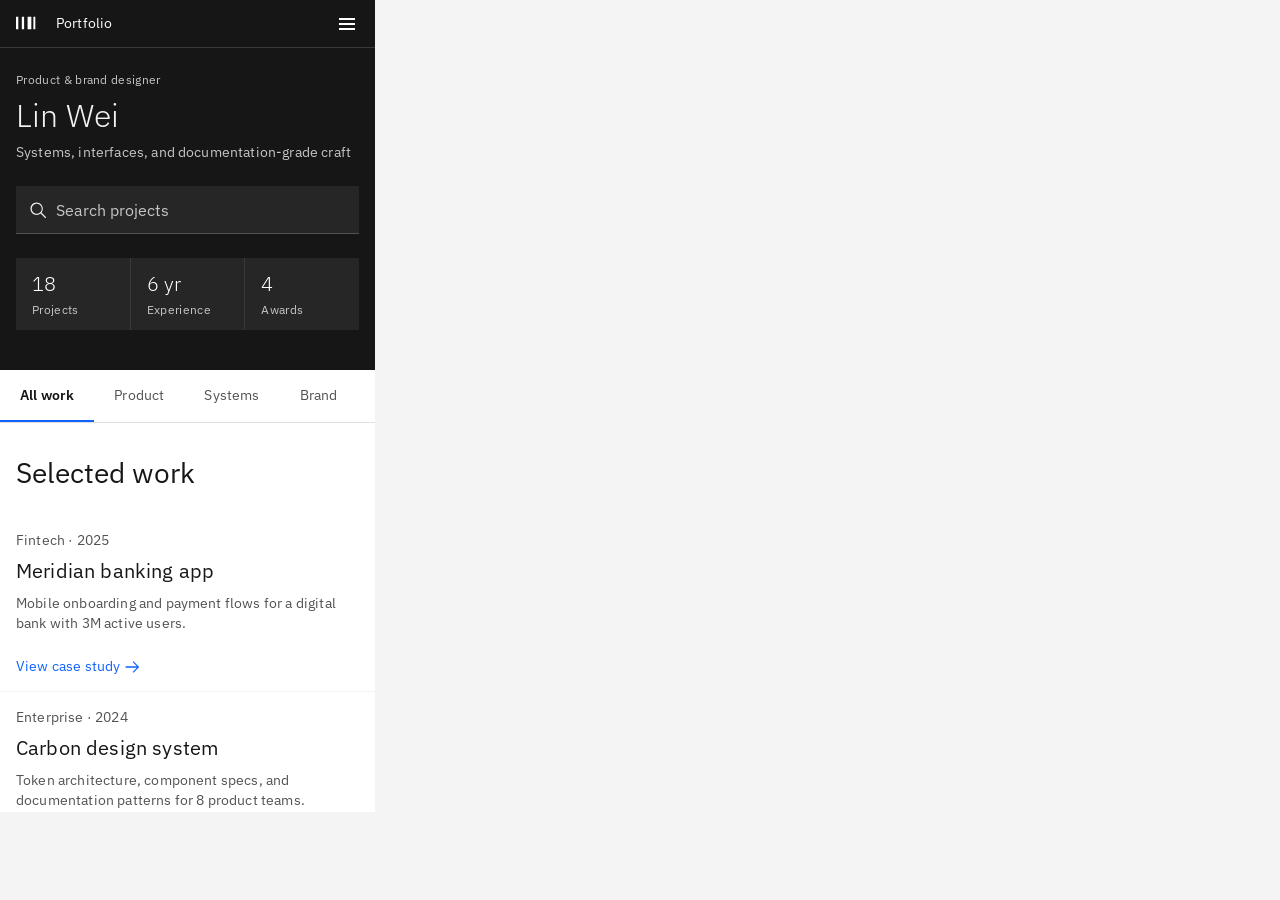
<file: versions/v7/index.html>
<!DOCTYPE html>
<html lang="en">
  <head>
    <meta charset="UTF-8" />
    <meta name="viewport" content="width=375, initial-scale=1.0" />
    <title>V7 — Lin Wei · Designer Portfolio</title>
    <link rel="preconnect" href="https://fonts.googleapis.com" />
    <link rel="preconnect" href="https://fonts.gstatic.com" crossorigin />
    <link
      href="https://fonts.googleapis.com/css2?family=IBM+Plex+Sans:wght@300;400;600&display=swap"
      rel="stylesheet"
    />
    <style>
      :root {
        --primary: #0f62fe;
        --on-primary: #ffffff;
        --ink: #161616;
        --ink-muted: #525252;
        --ink-helper: #6f6f6f;
        --canvas: #ffffff;
        --surface-1: #f4f4f4;
        --surface-2: #e0e0e0;
        --inverse-canvas: #161616;
        --inverse-surface-1: #262626;
        --inverse-surface: #393939;
        --inverse-ink: #ffffff;
        --inverse-ink-muted: #c6c6c6;
        --inverse-link: #78a9ff;
        --hairline: #e0e0e0;
        --hairline-strong: #a8a8a8;
        --blue-60: #0043ce;
        --blue-80: #002d9c;
        --search-bg: #262626;
        --search-border: #525252;
        --search-text: #f4f4f4;
        --focus: #0f62fe;
        --motion-fast: 110ms cubic-bezier(0.2, 0, 0.38, 0.9);
      }

      *,
      *::before,
      *::after {
        box-sizing: border-box;
        margin: 0;
        padding: 0;
      }

      html {
        width: 375px;
        height: 812px;
        overflow: hidden;
      }

      body {
        width: 375px;
        height: 812px;
        overflow: hidden;
        font-family: "IBM Plex Sans", "Helvetica Neue", Arial, sans-serif;
        font-size: 14px;
        line-height: 1.43;
        letter-spacing: 0.16px;
        color: var(--ink);
        background: var(--surface-1);
        -webkit-font-smoothing: antialiased;
      }

      :focus {
        outline: none;
      }

      :focus-visible {
        outline: 2px solid var(--focus);
        outline-offset: 2px;
      }

      @media (prefers-reduced-motion: reduce) {
        *,
        *::before,
        *::after {
          transition: none !important;
        }
      }

      .app {
        display: flex;
        flex-direction: column;
        width: 375px;
        height: 812px;
        overflow: hidden;
      }

      /* masthead */
      .masthead {
        flex-shrink: 0;
        display: flex;
        align-items: center;
        justify-content: space-between;
        height: 48px;
        padding: 0 16px;
        background: var(--inverse-canvas);
        color: var(--inverse-ink);
        border-bottom: 1px solid var(--inverse-surface);
      }

      .masthead__brand {
        display: flex;
        align-items: center;
        gap: 8px;
        font-size: 14px;
        font-weight: 400;
        line-height: 1.29;
        letter-spacing: 0.16px;
      }

      .masthead__logo {
        width: 32px;
        height: 16px;
        fill: var(--inverse-ink);
      }

      .masthead__menu {
        display: flex;
        align-items: center;
        justify-content: center;
        width: 48px;
        height: 48px;
        margin-right: -12px;
        border: 0;
        background: transparent;
        color: var(--inverse-ink);
        cursor: pointer;
        transition: background var(--motion-fast);
      }

      .masthead__menu:hover {
        background: var(--inverse-surface);
      }

      .masthead__menu:active {
        background: #474747;
      }

      /* scrollable main */
      .main {
        flex: 1;
        overflow-x: hidden;
        overflow-y: auto;
        scrollbar-width: none;
      }

      .main::-webkit-scrollbar {
        display: none;
      }

      /* leadspace hero */
      .hero {
        background: var(--inverse-canvas);
        color: var(--search-text);
        padding: 24px 16px 40px;
      }

      .hero__eyebrow {
        font-size: 12px;
        line-height: 1.33;
        letter-spacing: 0.32px;
        color: var(--inverse-ink-muted);
        margin-bottom: 8px;
      }

      .hero__title {
        font-size: 32px;
        font-weight: 300;
        line-height: 1.199;
        letter-spacing: 0;
        margin-bottom: 8px;
      }

      .hero__subtitle {
        font-size: 14px;
        font-weight: 400;
        line-height: 1.43;
        letter-spacing: 0.16px;
        color: var(--inverse-ink-muted);
        margin-bottom: 24px;
      }

      /* search bar */
      .search {
        position: relative;
      }

      .search__icon {
        position: absolute;
        left: 12px;
        top: 50%;
        transform: translateY(-50%);
        width: 20px;
        height: 20px;
        fill: var(--search-text);
        pointer-events: none;
      }

      .search__input {
        width: 100%;
        height: 48px;
        padding: 0 16px 0 40px;
        border: 0;
        border-bottom: 1px solid var(--search-border);
        background: var(--search-bg);
        color: var(--search-text);
        font-family: inherit;
        font-size: 16px;
        font-weight: 400;
        line-height: 1.4;
        transition: border-color var(--motion-fast);
      }

      .search__input::placeholder {
        color: var(--inverse-ink-muted);
      }

      .search__input:hover {
        border-bottom-color: var(--ink-helper);
      }

      .search__input:focus {
        border-bottom: 2px solid var(--primary);
      }

      /* stats row */
      .stats {
        display: grid;
        grid-template-columns: repeat(3, 1fr);
        gap: 1px;
        background: var(--inverse-surface);
        margin-top: 24px;
      }

      .stat {
        padding: 12px 16px;
        background: var(--inverse-surface-1);
      }

      .stat__value {
        font-size: 20px;
        font-weight: 300;
        line-height: 1.4;
        color: var(--inverse-ink);
      }

      .stat__label {
        font-size: 12px;
        line-height: 1.33;
        letter-spacing: 0.32px;
        color: var(--inverse-ink-muted);
        margin-top: 4px;
      }

      /* product tabs */
      .tabs {
        display: flex;
        overflow-x: auto;
        scrollbar-width: none;
        background: var(--canvas);
        border-bottom: 1px solid var(--hairline);
      }

      .tabs::-webkit-scrollbar {
        display: none;
      }

      .tab {
        flex-shrink: 0;
        padding: 16px 20px;
        border: 0;
        border-bottom: 2px solid transparent;
        background: transparent;
        font-family: inherit;
        font-size: 14px;
        font-weight: 400;
        line-height: 1.29;
        letter-spacing: 0.16px;
        color: var(--ink-muted);
        cursor: pointer;
        transition:
          color var(--motion-fast),
          border-color var(--motion-fast);
      }

      .tab:hover {
        color: var(--ink);
      }

      .tab--active {
        font-weight: 600;
        color: var(--ink);
        border-bottom-color: var(--primary);
      }

      /* sections */
      .section {
        padding: 32px 0;
      }

      .section--canvas {
        background: var(--canvas);
      }

      .section--band {
        background: var(--surface-1);
        padding: 40px 16px;
      }

      .section__heading {
        font-size: 28px;
        font-weight: 400;
        line-height: 1.286;
        letter-spacing: 0;
        color: var(--ink);
        padding: 0 16px;
        margin-bottom: 24px;
      }

      .section__heading--inset {
        padding: 0;
        margin-bottom: 16px;
      }

      /* card grid */
      .card-grid {
        display: grid;
        grid-template-columns: 1fr;
        gap: 1px;
        background: var(--surface-1);
      }

      .card {
        display: flex;
        flex-direction: column;
        min-height: 176px;
        padding: 16px;
        background: var(--canvas);
        text-decoration: none;
        color: inherit;
        transition: background var(--motion-fast);
      }

      .card:hover .card__cta {
        color: var(--blue-60);
      }

      .card:hover .card__cta svg {
        fill: var(--blue-60);
      }

      .card:active {
        background: var(--surface-1);
      }

      .card__eyebrow {
        font-size: 14px;
        line-height: 1.29;
        color: var(--ink-muted);
        margin-bottom: 8px;
      }

      .card__title {
        font-size: 20px;
        font-weight: 400;
        line-height: 1.4;
        color: var(--ink);
        margin-bottom: 8px;
      }

      .card__copy {
        font-size: 14px;
        line-height: 1.43;
        letter-spacing: 0.16px;
        color: var(--ink-muted);
        margin-bottom: 16px;
        flex: 1;
      }

      .card__footer {
        display: flex;
        align-items: center;
        gap: 8px;
        margin-top: auto;
      }

      .card__cta {
        font-size: 14px;
        line-height: 1.29;
        color: var(--primary);
        transition: color var(--motion-fast);
      }

      .card__cta svg {
        width: 16px;
        height: 16px;
        fill: var(--primary);
        vertical-align: middle;
        transition: fill var(--motion-fast);
      }

      .card--blue {
        background: var(--primary);
        color: var(--on-primary);
      }

      .card--blue:hover {
        background: var(--blue-60);
      }

      .card--blue:active {
        background: var(--blue-80);
      }

      .card--blue .card__eyebrow,
      .card--blue .card__title,
      .card--blue .card__copy {
        color: var(--on-primary);
      }

      .card--blue .card__cta,
      .card--blue .card__cta svg {
        color: var(--on-primary);
        fill: var(--on-primary);
      }

      .card--inverse {
        background: var(--inverse-surface);
        color: var(--inverse-ink);
      }

      .card--inverse:hover {
        background: #474747;
      }

      .card--inverse .card__eyebrow,
      .card--inverse .card__title,
      .card--inverse .card__copy {
        color: var(--inverse-ink);
      }

      .card--inverse .card__cta {
        color: var(--inverse-link);
      }

      .card--inverse .card__cta svg {
        fill: var(--inverse-link);
      }

      /* band copy */
      .band__body {
        font-size: 16px;
        line-height: 1.5;
        color: var(--ink-muted);
        margin-bottom: 16px;
      }

      .band__tags {
        display: flex;
        flex-wrap: wrap;
        gap: 8px;
        margin-bottom: 24px;
      }

      .tag {
        padding: 4px 12px;
        background: var(--canvas);
        border: 1px solid var(--hairline);
        font-size: 12px;
        line-height: 1.33;
        letter-spacing: 0.32px;
        color: var(--ink-muted);
      }

      /* featured scroll */
      .featured-scroll {
        display: flex;
        gap: 1px;
        overflow-x: auto;
        padding: 0 16px 4px;
        scrollbar-width: none;
      }

      .featured-scroll::-webkit-scrollbar {
        display: none;
      }

      .featured-tile {
        flex: 0 0 140px;
        height: 148px;
        padding: 16px;
        background: var(--canvas);
        border: 1px solid var(--hairline);
        text-decoration: none;
        color: var(--ink);
        display: flex;
        flex-direction: column;
        justify-content: flex-end;
        transition: background var(--motion-fast);
      }

      .featured-tile:hover {
        background: var(--surface-1);
      }

      .featured-tile:active {
        background: var(--surface-2);
      }

      .featured-tile__label {
        font-size: 14px;
        font-weight: 600;
        line-height: 1.29;
        letter-spacing: 0.16px;
      }

      .featured-tile__meta {
        font-size: 12px;
        line-height: 1.33;
        letter-spacing: 0.32px;
        color: var(--ink-muted);
        margin-top: 4px;
      }

      /* buttons */
      .btn-primary {
        display: inline-flex;
        align-items: center;
        justify-content: center;
        min-height: 48px;
        padding: 12px 16px;
        border: 0;
        background: var(--primary);
        color: var(--on-primary);
        font-family: inherit;
        font-size: 14px;
        font-weight: 400;
        line-height: 1.29;
        letter-spacing: 0.16px;
        text-decoration: none;
        cursor: pointer;
        transition: background var(--motion-fast);
      }

      .btn-primary:hover {
        background: var(--blue-60);
      }

      .btn-primary:active {
        background: var(--blue-80);
      }

      .btn-ghost {
        display: inline-flex;
        align-items: center;
        gap: 4px;
        min-height: 48px;
        padding: 12px 0;
        border: 0;
        background: transparent;
        color: var(--primary);
        font-family: inherit;
        font-size: 14px;
        font-weight: 400;
        line-height: 1.29;
        letter-spacing: 0.16px;
        text-decoration: none;
        cursor: pointer;
        transition: color var(--motion-fast);
      }

      .btn-ghost:hover {
        color: var(--blue-60);
      }

      .btn-ghost svg {
        width: 16px;
        height: 16px;
        fill: currentColor;
      }

      /* resource grid */
      .resource-grid {
        display: grid;
        grid-template-columns: 1fr;
        gap: 1px;
        background: var(--surface-1);
        margin: 0 16px;
      }

      .resource-card {
        display: flex;
        flex-direction: column;
        min-height: 108px;
        padding: 16px;
        background: var(--canvas);
        text-decoration: none;
        color: inherit;
        position: relative;
        transition: background var(--motion-fast);
      }

      .resource-card:hover {
        background: var(--surface-1);
      }

      .resource-card:active {
        background: var(--surface-2);
      }

      .resource-card__title {
        font-size: 14px;
        font-weight: 600;
        line-height: 1.29;
        letter-spacing: 0.16px;
        color: var(--ink);
        margin-bottom: 4px;
      }

      .resource-card__copy {
        font-size: 14px;
        line-height: 1.43;
        color: var(--ink-muted);
        padding-bottom: 24px;
      }

      .resource-card__arrow {
        position: absolute;
        bottom: 16px;
        left: 16px;
        width: 16px;
        height: 16px;
        fill: var(--primary);
      }

      /* footers */
      .docs-footer {
        padding: 16px;
        background: var(--surface-1);
        border-top: 1px solid var(--hairline-strong);
        font-size: 12px;
        line-height: 1.33;
        letter-spacing: 0.32px;
        color: var(--ink-muted);
      }

      .docs-footer__feedback {
        display: block;
        margin-top: 12px;
        padding: 16px;
        background: var(--canvas);
        border: 1px solid var(--hairline);
        color: var(--ink);
        text-decoration: none;
        transition: background var(--motion-fast);
      }

      .docs-footer__feedback:hover {
        background: var(--surface-1);
      }

      .docs-footer__feedback strong {
        display: block;
        font-weight: 600;
        margin-bottom: 4px;
      }

      .docs-footer__feedback span {
        color: var(--primary);
      }

      .dotcom-footer {
        display: flex;
        flex-wrap: wrap;
        align-items: center;
        gap: 8px 24px;
        min-height: 48px;
        padding: 12px 16px;
        background: var(--inverse-canvas);
        border-top: 1px solid var(--inverse-surface);
      }

      .dotcom-footer a {
        font-size: 14px;
        line-height: 1.29;
        letter-spacing: 0.16px;
        color: var(--inverse-ink-muted);
        text-decoration: none;
        transition: color var(--motion-fast);
      }

      .dotcom-footer a:hover {
        color: var(--search-text);
        text-decoration: underline;
      }
    </style>
  </head>
  <body>
    <div class="app">
      <header class="masthead">
        <div class="masthead__brand">
          <svg class="masthead__logo" viewBox="0 0 58 23" aria-hidden="true">
            <path
              d="M10.5 0h4.2v23h-4.2V0zm13.1 0h4.2v23h-4.2V0zM0 0h4.2v23H0V0zm21 0h4.2v23H21V0zm10.5 0H35v23h-3.5V0z"
            />
          </svg>
          <span>Portfolio</span>
        </div>
        <button class="masthead__menu" type="button" aria-label="Open menu">
          <svg width="20" height="20" viewBox="0 0 20 20" aria-hidden="true">
            <path fill="currentColor" d="M2 4h16v2H2V4zm0 5h16v2H2V9zm0 5h16v2H2v-2z" />
          </svg>
        </button>
      </header>

      <main class="main">
        <section class="hero" aria-labelledby="hero-title">
          <p class="hero__eyebrow">Product &amp; brand designer</p>
          <h1 class="hero__title" id="hero-title">Lin Wei</h1>
          <p class="hero__subtitle">Systems, interfaces, and documentation-grade craft</p>
          <div class="search">
            <svg class="search__icon" viewBox="0 0 32 32" aria-hidden="true">
              <path
                d="M29 27.6l-7.5-7.5c1.4-1.7 2.2-3.9 2.2-6.2 0-5.5-4.5-10-10-10S4 8.4 4 13.9s4.5 10 10 10c2.3 0 4.5-.8 6.2-2.2l7.5 7.5 1.3-1.6zM14 21.9c-4.4 0-8-3.6-8-8s3.6-8 8-8 8 3.6 8 8-3.6 8-8 8z"
              />
            </svg>
            <input
              class="search__input"
              type="search"
              placeholder="Search projects"
              aria-label="Search projects"
            />
          </div>
          <div class="stats" aria-label="Portfolio highlights">
            <div class="stat">
              <div class="stat__value">18</div>
              <div class="stat__label">Projects</div>
            </div>
            <div class="stat">
              <div class="stat__value">6 yr</div>
              <div class="stat__label">Experience</div>
            </div>
            <div class="stat">
              <div class="stat__value">4</div>
              <div class="stat__label">Awards</div>
            </div>
          </div>
        </section>

        <div class="tabs" role="tablist" aria-label="Project categories">
          <button class="tab tab--active" type="button" role="tab" aria-selected="true">
            All work
          </button>
          <button class="tab" type="button" role="tab" aria-selected="false">Product</button>
          <button class="tab" type="button" role="tab" aria-selected="false">Systems</button>
          <button class="tab" type="button" role="tab" aria-selected="false">Brand</button>
        </div>

        <section class="section section--canvas" aria-labelledby="selected-heading">
          <h2 class="section__heading" id="selected-heading">Selected work</h2>
          <div class="card-grid">
            <a class="card" href="#">
              <span class="card__eyebrow">Fintech · 2025</span>
              <span class="card__title">Meridian banking app</span>
              <p class="card__copy">
                Mobile onboarding and payment flows for a digital bank with 3M active users.
              </p>
              <span class="card__footer">
                <span class="card__cta">
                  View case study
                  <svg viewBox="0 0 20 20" aria-hidden="true">
                    <path d="M11.8 2.8L10.8 3.8 16 9H2v2h14l-5.2 5.2 1 1 7.2-7.2-7.2-7.2z" />
                  </svg>
                </span>
              </span>
            </a>

            <a class="card" href="#">
              <span class="card__eyebrow">Enterprise · 2024</span>
              <span class="card__title">Carbon design system</span>
              <p class="card__copy">
                Token architecture, component specs, and documentation patterns for 8 product teams.
              </p>
              <span class="card__footer">
                <span class="card__cta">
                  View case study
                  <svg viewBox="0 0 20 20" aria-hidden="true">
                    <path d="M11.8 2.8L10.8 3.8 16 9H2v2h14l-5.2 5.2 1 1 7.2-7.2-7.2-7.2z" />
                  </svg>
                </span>
              </span>
            </a>

            <a class="card card--inverse" href="#">
              <span class="card__eyebrow">Healthcare · NDA</span>
              <span class="card__title">Clinic workspace</span>
              <p class="card__copy">
                Clinician dashboard for triage workflows. Full case study available on request.
              </p>
              <span class="card__footer">
                <span class="card__cta">
                  Request access
                  <svg viewBox="0 0 20 20" aria-hidden="true">
                    <path d="M11.8 2.8L10.8 3.8 16 9H2v2h14l-5.2 5.2 1 1 7.2-7.2-7.2-7.2z" />
                  </svg>
                </span>
              </span>
            </a>

            <a class="card card--blue" href="#">
              <span class="card__eyebrow">Archive</span>
              <span class="card__title">Browse all projects</span>
              <p class="card__copy">
                Eighteen shipped products across finance, health, and developer tools.
              </p>
              <span class="card__footer">
                <span class="card__cta">
                  Open portfolio
                  <svg viewBox="0 0 20 20" aria-hidden="true">
                    <path d="M11.8 2.8L10.8 3.8 16 9H2v2h14l-5.2 5.2 1 1 7.2-7.2-7.2-7.2z" />
                  </svg>
                </span>
              </span>
            </a>
          </div>
        </section>

        <section class="section--band" aria-labelledby="practice-heading">
          <h2 class="section__heading section__heading--inset" id="practice-heading">
            Design practice
          </h2>
          <p class="band__body">
            I build documentation-grade interfaces — dense hierarchies, square geometry, and a
            single confident accent. My work sits at the intersection of product UX and design
            systems.
          </p>
          <div class="band__tags">
            <span class="tag">Design systems</span>
            <span class="tag">Dashboards</span>
            <span class="tag">Mobile flows</span>
            <span class="tag">Brand identity</span>
          </div>
          <a class="btn-primary" href="mailto:hello@linwei.design">Get in touch</a>
        </section>

        <section class="section section--canvas" aria-labelledby="featured-heading">
          <h2 class="section__heading" id="featured-heading">More projects</h2>
          <div class="featured-scroll" role="list">
            <a class="featured-tile" href="#" role="listitem">
              <span class="featured-tile__label">Relay Docs</span>
              <span class="featured-tile__meta">DevTools · 2024</span>
            </a>
            <a class="featured-tile" href="#" role="listitem">
              <span class="featured-tile__label">Northwind</span>
              <span class="featured-tile__meta">Retail · 2023</span>
            </a>
            <a class="featured-tile" href="#" role="listitem">
              <span class="featured-tile__label">Pulse HR</span>
              <span class="featured-tile__meta">Workplace · 2023</span>
            </a>
            <a class="featured-tile" href="#" role="listitem">
              <span class="featured-tile__label">Orbit Maps</span>
              <span class="featured-tile__meta">Geo · 2022</span>
            </a>
            <a class="featured-tile" href="#" role="listitem">
              <span class="featured-tile__label">Lumina AI</span>
              <span class="featured-tile__meta">SaaS · 2022</span>
            </a>
          </div>
        </section>

        <section class="section section--canvas" aria-labelledby="resources-heading">
          <h2 class="section__heading" id="resources-heading">Resources</h2>
          <div class="resource-grid">
            <a class="resource-card" href="mailto:hello@linwei.design">
              <span class="resource-card__title">Email</span>
              <span class="resource-card__copy">hello@linwei.design</span>
              <svg class="resource-card__arrow" viewBox="0 0 20 20" aria-hidden="true">
                <path d="M11.8 2.8L10.8 3.8 16 9H2v2h14l-5.2 5.2 1 1 7.2-7.2-7.2-7.2z" />
              </svg>
            </a>
            <a class="resource-card" href="#">
              <span class="resource-card__title">LinkedIn</span>
              <span class="resource-card__copy">Speaking and collaboration inquiries</span>
              <svg class="resource-card__arrow" viewBox="0 0 20 20" aria-hidden="true">
                <path d="M11.8 2.8L10.8 3.8 16 9H2v2h14l-5.2 5.2 1 1 7.2-7.2-7.2-7.2z" />
              </svg>
            </a>
            <a class="resource-card" href="#">
              <span class="resource-card__title">Dribbble</span>
              <span class="resource-card__copy">Visual explorations and snapshots</span>
              <svg class="resource-card__arrow" viewBox="0 0 20 20" aria-hidden="true">
                <path d="M11.8 2.8L10.8 3.8 16 9H2v2h14l-5.2 5.2 1 1 7.2-7.2-7.2-7.2z" />
              </svg>
            </a>
          </div>
        </section>

        <footer class="docs-footer">
          <p>&copy; Copyright Lin Wei 2026</p>
          <a class="docs-footer__feedback" href="#">
            <strong>Feedback</strong>
            <span>Suggest an improvement to this portfolio</span>
          </a>
        </footer>

        <nav class="dotcom-footer" aria-label="Legal">
          <a href="#">Privacy</a>
          <a href="#">Terms of use</a>
          <a href="#">Accessibility</a>
        </nav>
      </main>
    </div>
  </body>
</html>
</file>
<file: css/overview.css>
/* Tool comparison overview — versions × reference pages */

:root {
  --text-primary: #1d1d1f;
  --text-secondary: #6e6e73;
  --text-tertiary: #86868b;
  --text-muted: #aeaeb2;
  --surface-base: #ffffff;
  --surface-raised: #f5f5f7;
  --surface-strong: #e8e8ed;
  --border: rgba(0, 0, 0, 0.06);
  --border-strong: rgba(0, 0, 0, 0.12);
  --accent: #0071e3;
  --accent-hover: #0077ed;
  --radius-sm: 10px;
  --radius-md: 12px;
  --radius-lg: 18px;
  --shadow-preview: 0 2px 16px rgba(0, 0, 0, 0.08);
  --font: -apple-system, BlinkMacSystemFont, "SF Pro Text", "SF Pro Display",
    "Helvetica Neue", Arial, sans-serif;
  --mono: ui-monospace, "SF Mono", Menlo, monospace;
  --space-1: 4px;
  --space-2: 8px;
  --space-3: 12px;
  --space-4: 16px;
  --space-5: 20px;
  --space-6: 24px;
  --space-7: 32px;
  --space-8: 48px;
  --phone-w: 375px;
  --phone-h: 812px;
  --phone-bezel: 10px;
  --phone-outer-w: calc(var(--phone-w) + var(--phone-bezel) * 2);
  --phone-outer-h: calc(var(--phone-h) + var(--phone-bezel) * 2);
  --phone-meta-right: 40px;
  --phone-meta-bottom: 24px;
  --phone-scaler-w: 435px;
  --phone-scaler-h: 856px;
  --phone-compare-gap: 20px;
  --phone-compare-w: 890px;
  --phone-compare-h: 856px;
  --phone-compare-single-w: 435px;
  --phone-compare-single-h: 856px;
  --sidebar-w: 260px;
  --detail-w: 340px;
  --motion: 0.2s cubic-bezier(0.25, 0.1, 0.25, 1);
}

*,
*::before,
*::after {
  box-sizing: border-box;
}

html {
  font-size: 16px;
  -webkit-font-smoothing: antialiased;
  -moz-osx-font-smoothing: grayscale;
}

body {
  margin: 0;
  font-family: var(--font);
  color: var(--text-primary);
  background: var(--surface-base);
  line-height: 1.47059;
  letter-spacing: -0.022em;
  height: 100vh;
  overflow: hidden;
}

/* ── Layout shell ── */

.archive {
  display: grid;
  grid-template-columns: var(--sidebar-w) 1fr var(--detail-w);
  height: 100vh;
  min-height: 0;
  overflow: hidden;
}

/* ── Version sidebar ── */

.version-nav {
  padding: var(--space-3) var(--space-3) var(--space-4);
  border-right: 1px solid var(--border);
  background: var(--surface-raised);
  min-height: 0;
  overflow-y: auto;
}

.version-nav__brand {
  padding: var(--space-2) var(--space-3) var(--space-3);
  margin-bottom: var(--space-2);
  border-bottom: 1px solid var(--border);
}

.version-nav__title {
  margin: 0;
  font-size: 0.875rem;
  font-weight: 600;
  letter-spacing: -0.02em;
  line-height: 1.3;
}

.version-nav__desc {
  margin: 4px 0 0;
  font-size: 0.6875rem;
  color: var(--text-tertiary);
  line-height: 1.4;
  letter-spacing: -0.01em;
}

.version-nav__ref-row {
  display: flex;
  align-items: baseline;
  gap: 6px;
  margin-top: 8px;
  font-size: 0.6875rem;
  line-height: 1.4;
}

.version-nav__ref-label {
  flex-shrink: 0;
  color: var(--text-muted);
}

.version-nav__ref-link {
  min-width: 0;
  color: var(--accent);
  text-decoration: none;
  overflow: hidden;
  text-overflow: ellipsis;
  white-space: nowrap;
}

.version-nav__ref-link:hover {
  text-decoration: underline;
}

.version-nav__canvas {
  margin: 4px 0 0;
  font-size: 0.625rem;
  color: var(--text-muted);
  font-variant-numeric: tabular-nums;
}

.version-nav__meta {
  margin: 6px 0 0;
  font-size: 0.625rem;
  color: var(--text-muted);
}

.version-nav__heading {
  margin: 0 0 var(--space-2);
  padding: 0 var(--space-3);
  font-size: 0.6875rem;
  font-weight: 600;
  letter-spacing: 0.02em;
  color: var(--text-tertiary);
}

.version-list {
  list-style: none;
  margin: 0;
  padding: 0;
  display: flex;
  flex-direction: column;
  gap: 2px;
}

.version-list__item {
  margin: 0;
}

.version-section {
  margin: 0;
  padding: var(--space-3) var(--space-3) var(--space-1);
  list-style: none;
}

.version-section:first-child {
  padding-top: var(--space-2);
}

.version-section__label {
  margin: 0;
  font-size: 0.625rem;
  font-weight: 600;
  letter-spacing: 0.04em;
  text-transform: none;
  color: var(--text-muted);
}

.version-btn {
  display: flex;
  flex-direction: column;
  align-items: flex-start;
  gap: 1px;
  width: 100%;
  padding: 10px var(--space-3);
  border: none;
  border-radius: var(--radius-sm);
  background: transparent;
  font-family: inherit;
  text-align: left;
  cursor: pointer;
  transition: background var(--motion);
}

.version-btn:hover {
  background: rgba(0, 0, 0, 0.04);
}

.version-btn:focus-visible {
  outline: 2px solid var(--accent);
  outline-offset: 1px;
}

.version-btn[aria-current="true"] {
  background: var(--surface-base);
  box-shadow: 0 0 0 1px var(--border-strong);
}

.version-btn__head {
  display: flex;
  align-items: baseline;
  justify-content: space-between;
  gap: var(--space-2);
  width: 100%;
}

.version-btn__tool {
  font-size: 0.8125rem;
  font-weight: 600;
  letter-spacing: -0.02em;
  line-height: 1.3;
  min-width: 0;
}

.version-btn__id {
  flex-shrink: 0;
  font-size: 0.625rem;
  font-family: var(--mono);
  color: var(--text-muted);
}

.version-btn__note {
  font-size: 0.75rem;
  color: var(--text-secondary);
  line-height: 1.35;
  width: 100%;
}

.version-btn__ref {
  font-size: 0.6875rem;
  color: var(--text-tertiary);
  line-height: 1.35;
  overflow: hidden;
  text-overflow: ellipsis;
  white-space: nowrap;
  width: 100%;
}

/* ── Preview stage ── */

.preview-stage {
  display: flex;
  flex-direction: column;
  align-items: stretch;
  min-height: 0;
  height: 100%;
  padding: var(--space-2);
  background: var(--surface-base);
  overflow: hidden;
}

.compare-bar {
  display: grid;
  grid-template-columns: auto 1fr auto;
  align-items: center;
  gap: var(--space-3);
  flex-shrink: 0;
  padding: 0 var(--space-1) var(--space-2);
}

.compare-bar--no-mode {
  grid-template-columns: 1fr auto;
}

.preview-mode {
  display: inline-flex;
  padding: 2px;
  border-radius: 980px;
  background: var(--surface-raised);
  flex-shrink: 0;
}

.preview-mode__btn {
  padding: 4px 12px;
  border: none;
  border-radius: 980px;
  background: transparent;
  font-family: inherit;
  font-size: 0.6875rem;
  font-weight: 500;
  color: var(--text-secondary);
  cursor: pointer;
  transition: background var(--motion), color var(--motion), box-shadow var(--motion);
  white-space: nowrap;
}

.preview-mode__btn:hover {
  color: var(--text-primary);
}

.preview-mode__btn[aria-selected="true"] {
  background: var(--surface-base);
  color: var(--text-primary);
  box-shadow: 0 0 0 1px var(--border-strong);
}

.preview-mode__btn:focus-visible {
  outline: 2px solid var(--accent);
  outline-offset: 2px;
}

.compare-bar__context {
  margin: 0;
  min-width: 0;
  font-size: 0.75rem;
  font-weight: 500;
  color: var(--text-secondary);
  text-align: center;
  overflow: hidden;
  text-overflow: ellipsis;
  white-space: nowrap;
  letter-spacing: -0.01em;
}

.compare-bar__tool {
  font-weight: 600;
}

.compare-bar__ref {
  color: var(--text-tertiary);
  font-weight: 500;
}

.compare-bar__nav {
  display: flex;
  align-items: center;
  gap: var(--space-1);
  flex-shrink: 0;
}

.compare-bar__btn {
  padding: 5px 10px;
  border: none;
  border-radius: 980px;
  background: var(--surface-raised);
  font-family: inherit;
  font-size: 0.6875rem;
  color: var(--accent);
  cursor: pointer;
  transition: background var(--motion);
  white-space: nowrap;
}

.compare-bar__btn:hover:not(:disabled) {
  background: var(--surface-strong);
}

.compare-bar__btn:disabled {
  opacity: 0.35;
  cursor: not-allowed;
}

.compare-bar__btn:focus-visible {
  outline: 2px solid var(--accent);
  outline-offset: 2px;
}

/* Phone fit — scale to available viewport */

.phone-fit {
  flex: 1;
  min-height: 0;
  display: flex;
  align-items: center;
  justify-content: center;
  overflow: hidden;
}

.phone-compare-outer {
  width: var(--phone-compare-w);
  height: var(--phone-compare-h);
  margin: 0 auto;
  overflow: visible;
}

.phone-compare {
  display: flex;
  gap: var(--phone-compare-gap);
  align-items: flex-start;
  width: var(--phone-compare-w);
  height: var(--phone-compare-h);
  transform-origin: top center;
  will-change: transform;
  transition: transform var(--motion);
}

.phone-compare--single {
  width: var(--phone-compare-single-w);
  justify-content: center;
}

.phone-column {
  display: flex;
  flex-direction: column;
  align-items: center;
  width: var(--phone-scaler-w);
  flex-shrink: 0;
}

.phone-column[hidden] {
  display: none;
}

.phone-scaler {
  position: relative;
  width: var(--phone-scaler-w);
  height: var(--phone-scaler-h);
}

.phone-frame {
  position: relative;
  width: var(--phone-outer-w);
  height: var(--phone-outer-h);
  flex-shrink: 0;
  border-radius: 44px;
  background: #1d1d1f;
  padding: var(--phone-bezel);
  box-shadow: var(--shadow-preview);
}

.phone-meta--open {
  position: absolute;
  top: 6px;
  right: 0;
  display: flex;
  align-items: center;
  justify-content: center;
  width: 28px;
  height: 28px;
  border-radius: 50%;
  background: var(--surface-raised);
  color: var(--accent);
  box-shadow: 0 0 0 1px var(--border-strong);
  text-decoration: none;
  transition: background var(--motion);
}

.phone-meta--open:hover {
  background: var(--surface-strong);
}

.phone-meta--open:focus-visible {
  outline: 2px solid var(--accent);
  outline-offset: 2px;
}

.phone-meta--size {
  position: absolute;
  left: calc(var(--phone-outer-w) / 2);
  bottom: 0;
  transform: translateX(-50%);
  font-family: var(--mono);
  font-size: 0.625rem;
  color: var(--text-tertiary);
  letter-spacing: 0.02em;
  white-space: nowrap;
  pointer-events: none;
}

.phone-snapshot-badge {
  position: absolute;
  top: 14px;
  left: 14px;
  z-index: 3;
  padding: 2px 6px;
  border-radius: 4px;
  font-size: 0.5625rem;
  font-weight: 600;
  letter-spacing: 0.04em;
  color: var(--text-tertiary);
  background: rgba(255, 255, 255, 0.92);
  box-shadow: 0 0 0 1px var(--border);
  cursor: help;
}

.phone-frame__notch {
  position: absolute;
  top: 10px;
  left: 50%;
  transform: translateX(-50%);
  width: 110px;
  height: 26px;
  background: #1d1d1f;
  border-radius: 0 0 14px 14px;
  z-index: 2;
  pointer-events: none;
}

.phone-frame__screen {
  width: 100%;
  height: 100%;
  border: none;
  border-radius: 36px;
  background: #fff;
  display: block;
}

/* ── Detail panel ── */

.detail-panel {
  padding: var(--space-5);
  border-left: 1px solid var(--border);
  background: var(--surface-raised);
  min-height: 0;
  overflow-y: auto;
}

.detail-section--hero {
  padding-top: 2px;
}

.detail-tool-name {
  margin: 0 0 var(--space-2);
  font-size: 1.125rem;
  font-weight: 600;
  letter-spacing: -0.024em;
  line-height: 1.2;
}

.tool-chain {
  list-style: none;
  margin: var(--space-3) 0 0;
  padding: 0;
  display: flex;
  flex-wrap: wrap;
  gap: 6px;
}

.tool-chain__item {
  padding: 3px 10px;
  border-radius: 980px;
  font-size: 0.6875rem;
  color: var(--text-secondary);
  background: var(--surface-base);
  box-shadow: 0 0 0 1px var(--border-strong);
}

.tool-chain__item a {
  color: var(--accent);
  text-decoration: none;
}

.tool-chain__item a:hover {
  text-decoration: underline;
}

.ref-page-card {
  display: flex;
  flex-direction: column;
  gap: 3px;
  padding: var(--space-3) var(--space-4);
  border-radius: var(--radius-md);
  background: var(--surface-base);
  box-shadow: 0 0 0 1px var(--border-strong);
  text-decoration: none;
  transition: box-shadow var(--motion), background var(--motion);
}

.ref-page-card:hover {
  background: var(--surface-strong);
  box-shadow: 0 0 0 1px var(--accent);
}

.ref-page-card:focus-visible {
  outline: 2px solid var(--accent);
  outline-offset: 2px;
}

.ref-page-card__label {
  font-size: 0.875rem;
  font-weight: 600;
  color: var(--text-primary);
  letter-spacing: -0.016em;
}

.ref-page-card__url {
  font-size: 0.6875rem;
  font-family: var(--mono);
  color: var(--text-tertiary);
  overflow: hidden;
  text-overflow: ellipsis;
  white-space: nowrap;
}

.ref-list--secondary {
  margin-top: var(--space-2);
}

.version-meta {
  display: flex;
  align-items: center;
  gap: var(--space-2);
  margin-bottom: var(--space-3);
}

.version-meta__id {
  font-size: 0.75rem;
  font-weight: 600;
  font-family: var(--mono);
  color: var(--text-tertiary);
}

.version-meta__note {
  font-size: 0.75rem;
  color: var(--text-secondary);
}

.version-meta .status-badge {
  margin-bottom: 0;
}

.detail-section__body--muted {
  margin-top: var(--space-2);
  font-size: 0.75rem;
  color: var(--text-tertiary);
}

.detail-section {
  margin-bottom: var(--space-6);
  padding-bottom: var(--space-6);
  border-bottom: 1px solid var(--border);
}

.detail-section:last-child {
  margin-bottom: 0;
  padding-bottom: 0;
  border-bottom: none;
}

.detail-section__heading {
  margin: 0 0 var(--space-3);
  font-size: 0.6875rem;
  font-weight: 600;
  letter-spacing: 0.02em;
  color: var(--text-tertiary);
}

.detail-section__body {
  margin: 0;
  font-size: 0.8125rem;
  color: var(--text-secondary);
  line-height: 1.6;
  letter-spacing: -0.01em;
}

.status-badge {
  display: inline-block;
  padding: 3px 10px;
  border-radius: 980px;
  font-size: 0.6875rem;
  font-weight: 500;
  background: var(--surface-strong);
  color: var(--text-secondary);
  margin-bottom: var(--space-3);
  letter-spacing: -0.01em;
}

.status-badge[data-status="exploration"] {
  background: #f2f2f7;
  color: #6e6e73;
}

.status-badge[data-status="refined"] {
  background: #e8f5e9;
  color: #2e7d32;
}

.status-badge[data-status="final"] {
  background: #e3f2fd;
  color: #1565c0;
}

.tag-list {
  display: flex;
  flex-wrap: wrap;
  gap: 6px;
  list-style: none;
  margin: var(--space-3) 0 0;
  padding: 0;
}

.tag-list__item {
  padding: 3px 10px;
  border-radius: 980px;
  font-size: 0.6875rem;
  background: var(--surface-base);
  color: var(--text-tertiary);
  border: none;
  box-shadow: 0 0 0 1px var(--border-strong);
}

.prompt-header {
  display: flex;
  align-items: center;
  justify-content: space-between;
  gap: var(--space-2);
  margin-bottom: var(--space-3);
}

.prompt-header .detail-section__heading {
  margin-bottom: 0;
}

.prompt-copy {
  padding: 4px 10px;
  border: none;
  border-radius: 980px;
  background: var(--surface-base);
  box-shadow: 0 0 0 1px var(--border-strong);
  font-family: inherit;
  font-size: 0.6875rem;
  color: var(--accent);
  cursor: pointer;
  transition: background var(--motion);
  flex-shrink: 0;
}

.prompt-copy:hover {
  background: var(--surface-strong);
}

.prompt-copy:focus-visible {
  outline: 2px solid var(--accent);
  outline-offset: 2px;
}

.detail-section__subheading {
  margin: var(--space-3) 0 var(--space-2);
  font-size: 0.625rem;
  font-weight: 600;
  letter-spacing: 0.02em;
  color: var(--text-tertiary);
}

.prompt-block {
  margin: 0;
  padding: var(--space-3) var(--space-4);
  border-radius: var(--radius-md);
  background: var(--surface-base);
  border: none;
  box-shadow: 0 0 0 1px var(--border-strong);
  font-size: 0.75rem;
  font-family: var(--mono);
  color: var(--text-secondary);
  line-height: 1.6;
  white-space: pre-wrap;
  word-break: break-word;
}

.tool-list,
.ref-list {
  list-style: none;
  margin: 0;
  padding: 0;
  display: flex;
  flex-direction: column;
  gap: var(--space-2);
}

.tool-list__item {
  font-size: 0.8125rem;
  color: var(--text-secondary);
  padding-left: 1em;
  position: relative;
  letter-spacing: -0.01em;
}

.tool-list__item::before {
  content: "·";
  position: absolute;
  left: 0;
  color: var(--text-muted);
}

.ref-list__link {
  display: block;
  font-size: 0.8125rem;
  color: var(--accent);
  text-decoration: none;
  padding: var(--space-2) var(--space-3);
  border-radius: var(--radius-sm);
  background: var(--surface-base);
  box-shadow: 0 0 0 1px var(--border-strong);
  transition: background var(--motion), color var(--motion);
  letter-spacing: -0.01em;
}

.ref-list__link:hover {
  background: var(--surface-strong);
  color: var(--accent-hover);
}

.ref-list__link:focus-visible {
  outline: 2px solid var(--accent);
  outline-offset: 2px;
}

.archive-empty {
  grid-column: 1 / -1;
  padding: var(--space-8) var(--space-6);
  font-size: 0.9375rem;
  color: var(--text-tertiary);
  line-height: 1.6;
}

.archive-empty code {
  font-family: var(--mono);
  font-size: 0.8125rem;
  padding: 2px 6px;
  border-radius: 4px;
  background: var(--surface-strong);
  color: var(--text-secondary);
}

/* ── Responsive ── */

@media (max-width: 1100px) {
  body {
    height: auto;
    overflow: auto;
  }

  .archive {
    grid-template-columns: var(--sidebar-w) 1fr;
    grid-template-rows: minmax(480px, 55vh) auto;
    height: auto;
    min-height: 100vh;
    overflow: visible;
  }

  .preview-stage {
    min-height: 480px;
  }

  .detail-panel {
    grid-column: 1 / -1;
    border-left: none;
    border-top: 1px solid var(--border);
    display: grid;
    grid-template-columns: repeat(auto-fit, minmax(260px, 1fr));
    gap: var(--space-5) var(--space-6);
    max-height: none;
    overflow: visible;
  }

  .detail-section {
    margin-bottom: 0;
    padding-bottom: 0;
    border-bottom: none;
  }
}

@media (max-width: 720px) {
  :root {
    --sidebar-w: 100%;
  }

  .archive {
    grid-template-columns: 1fr;
    grid-template-rows: auto minmax(420px, 50vh) auto;
  }

  .version-nav {
    border-right: none;
    border-bottom: 1px solid var(--border);
    padding: var(--space-4);
  }

  .version-list {
    flex-direction: row;
    overflow-x: auto;
    padding-bottom: var(--space-2);
  }

  .version-btn {
    min-width: 160px;
  }

  .preview-stage {
    padding: var(--space-2);
    min-height: 420px;
  }
}
</file>
